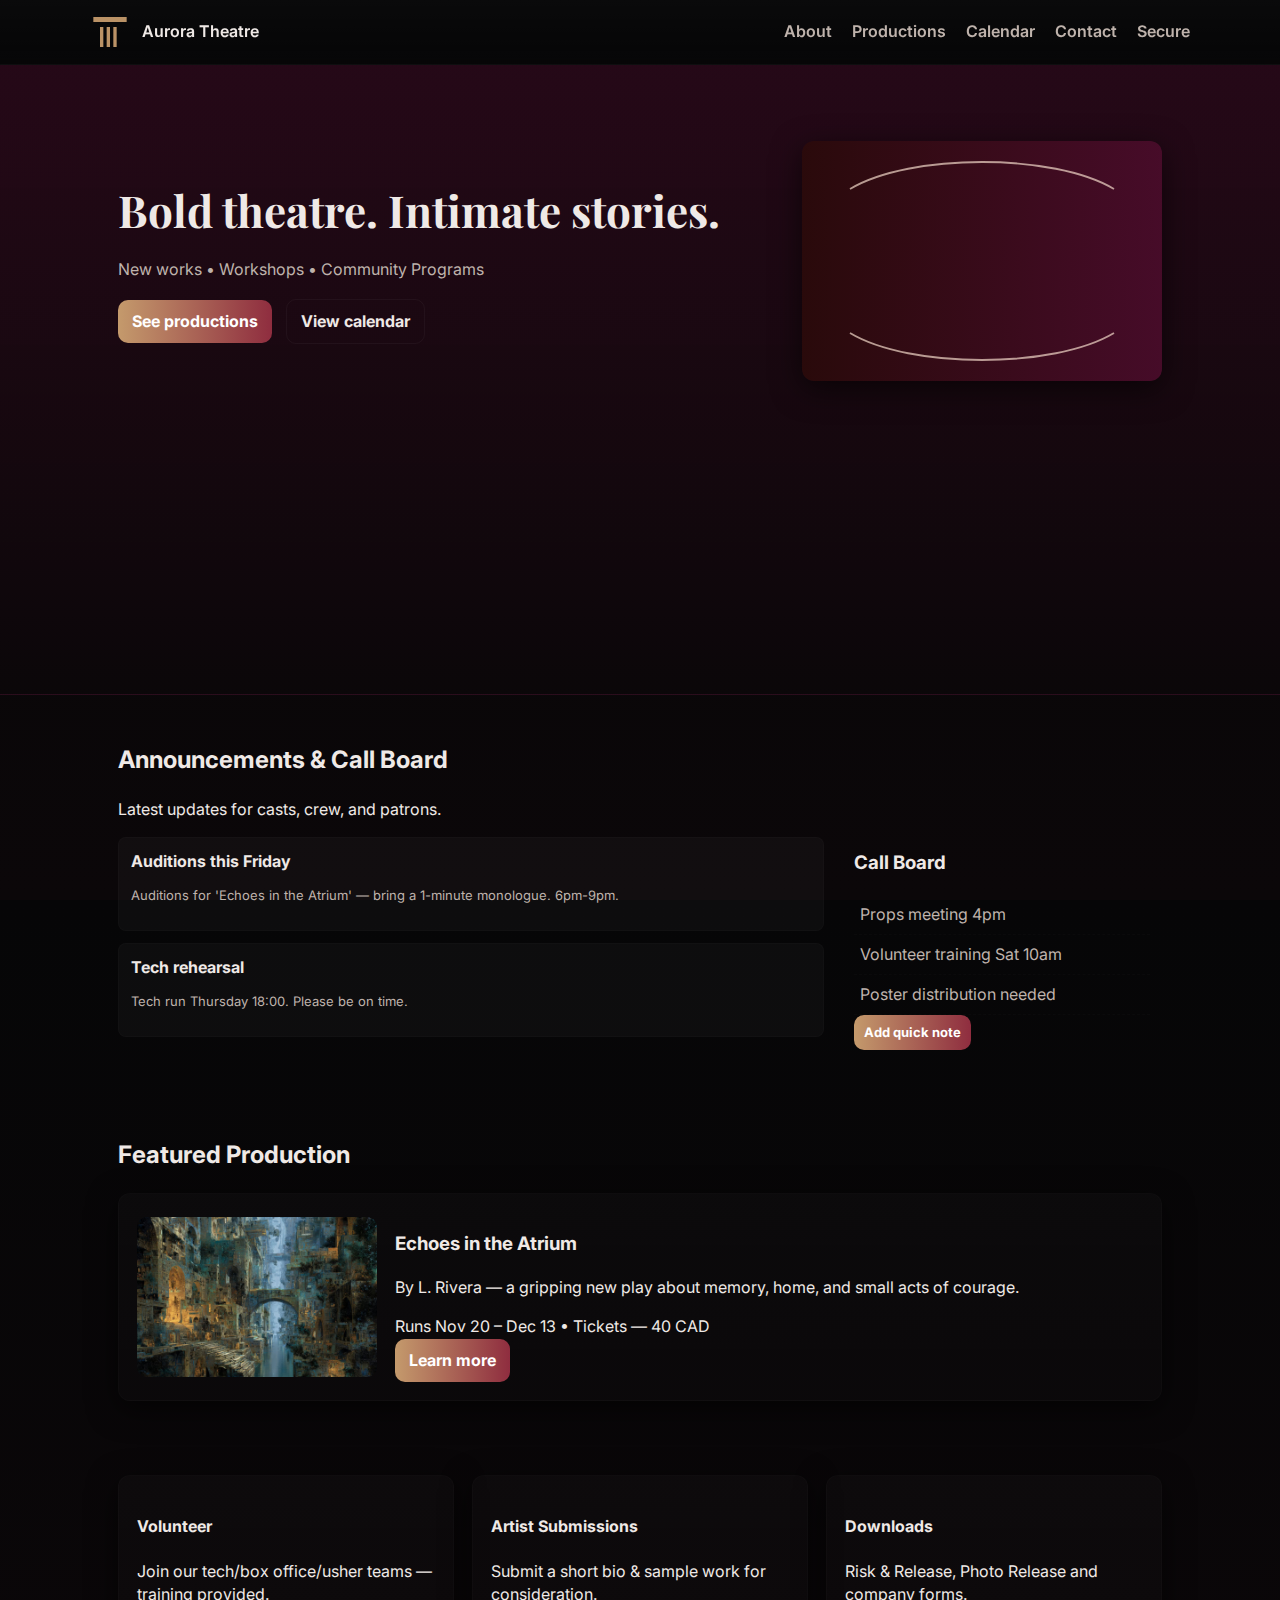
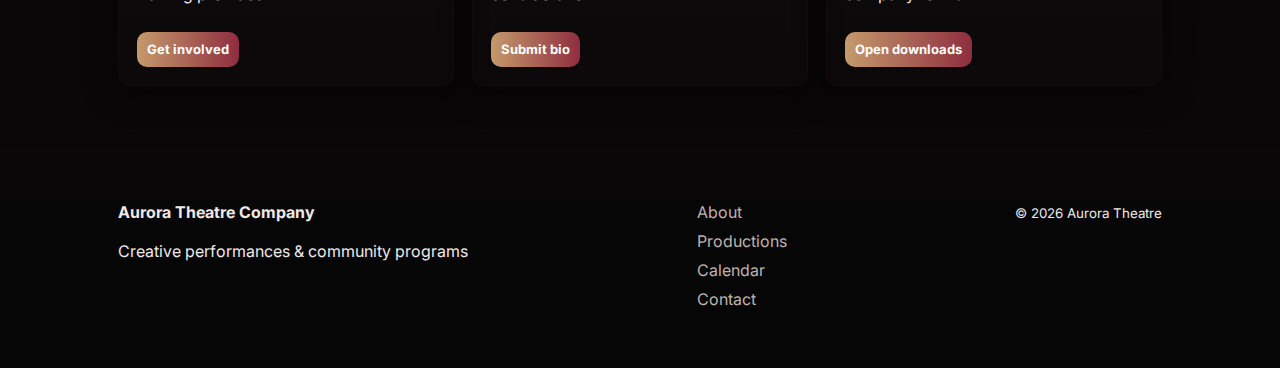
<file: index.html>
<!doctype html>
<html lang="en">
<head>
  <meta charset="utf-8" />
  <meta name="viewport" content="width=device-width,initial-scale=1" />
  <title>Aurora Theatre Company</title>
  <link rel="stylesheet" href="css/styles.css">
  <link rel="preconnect" href="https://fonts.gstatic.com" crossorigin>
  <link href="https://fonts.googleapis.com/css2?family=Playfair+Display:wght@400;700&family=Inter:wght@300;400;600&display=swap" rel="stylesheet">
</head>
<body class="dark">
  <header class="site-header">
    <div class="container header-inner">
      <a href="index.html" class="logo">
        <svg width="40" height="40" viewBox="0 0 24 24" aria-hidden="true"><path fill="currentColor" d="M2 3h20v3H2zM6 9h2v12H6zM10 9h2v12h-2zM14 9h2v12h-2z"/></svg>
        <span>Aurora Theatre</span>
      </a>

      <nav class="main-nav" aria-label="Main">
        <a href="about.html">About</a>
        <a href="productions.html">Productions</a>
        <a href="calendar.html">Calendar</a>
        <a href="contact.html">Contact</a>
        <a href="secure.html" class="secondary">Secure</a>
      </nav>

      <button id="nav-toggle" aria-label="Toggle navigation">☰</button>
    </div>
  </header>

  <main>
    <section class="hero">
      <div class="container hero-inner">
        <div class="hero-text">
          <h1>Bold theatre. Intimate stories.</h1>
          <p class="tagline">New works • Workshops • Community Programs</p>
          <div class="hero-cta">
            <a class="btn primary" href="productions.html">See productions</a>
            <a class="btn ghost" href="calendar.html">View calendar</a>
          </div>
        </div>

        <div class="hero-art">
          <!-- decorative SVG / placeholder image -->
          <svg viewBox="0 0 600 400" class="hero-graphic" role="img" aria-label="Abstract stage shape">
            <defs>
              <linearGradient id="g" x1="0" x2="1">
                <stop offset="0" stop-color="#2b0a0a" stop-opacity="0.9"/>
                <stop offset="1" stop-color="#4b0c2b" stop-opacity="0.9"/>
              </linearGradient>
            </defs>
            <rect rx="18" width="100%" height="100%" fill="url(#g)"/>
            <g fill="none" stroke="#f2d8c9" stroke-width="3" opacity="0.7">
              <path d="M80 80 C180 20, 420 20, 520 80"/>
              <path d="M80 320 C180 380, 420 380, 520 320"/>
            </g>
          </svg>
        </div>
      </div>
    </section>

    <section class="container announcements">
      <div class="section-head">
        <h2>Announcements & Call Board</h2>
        <p>Latest updates for casts, crew, and patrons.</p>
      </div>

      <div class="announcements-grid">
        <div class="announcements-list" id="announcements">
          <!-- JS will populate announcements -->
        </div>

        <aside class="callboard">
          <h3>Call Board</h3>
          <ul id="callboard-list">
            <!-- JS populates callboard -->
          </ul>
          <a class="btn small" id="new-ann-btn">Add quick note</a>
        </aside>
      </div>
    </section>

    <section class="container highlights">
      <h2>Featured Production</h2>
      <div class="card featured">
        <div class="card-media">
          <div class="poster-placeholder" >
          </div>
        </div>
        <div class="card-body">
          <h3>Echoes in the Atrium</h3>
          <p>By L. Rivera — a gripping new play about memory, home, and small acts of courage.</p>
          <div class="meta-row">
            <span>Runs Nov 20 – Dec 13</span>
            <span class="dot">•</span>
            <span>Tickets &mdash; 40 CAD</span>
          </div>
          <a href="productions.html" class="btn primary">Learn more</a>
        </div>
      </div>
    </section>

    <section class="container small-grid">
      <div class="card">
        <h4>Volunteer</h4>
        <p>Join our tech/box office/usher teams — training provided.</p>
        <a href="contact.html" class="btn small">Get involved</a>
      </div>

      <div class="card">
        <h4>Artist Submissions</h4>
        <p>Submit a short bio & sample work for consideration.</p>
        <a href="contact.html#bio-form" class="btn small">Submit bio</a>
      </div>

      <div class="card">
        <h4>Downloads</h4>
        <p>Risk & Release, Photo Release and company forms.</p>
        <a href="contact.html#downloads" class="btn small">Open downloads</a>
      </div>
    </section>
  </main>

  <footer class="site-footer">
    <div class="container footer-inner">
      <div class="col">
        <strong>Aurora Theatre Company</strong>
        <p>Creative performances & community programs</p>
      </div>
      <div class="col">
        <nav>
          <a href="about.html">About</a>
          <a href="productions.html">Productions</a>
          <a href="calendar.html">Calendar</a>
          <a href="contact.html">Contact</a>
        </nav>
      </div>
      <div class="col">
        <small>© <span id="year"></span> Aurora Theatre</small>
      </div>
    </div>
  </footer>

  <div id="toast" class="toast" role="status" aria-live="polite" hidden></div>

  <script src="js/script.js"></script>
</body>
</html>
</file>
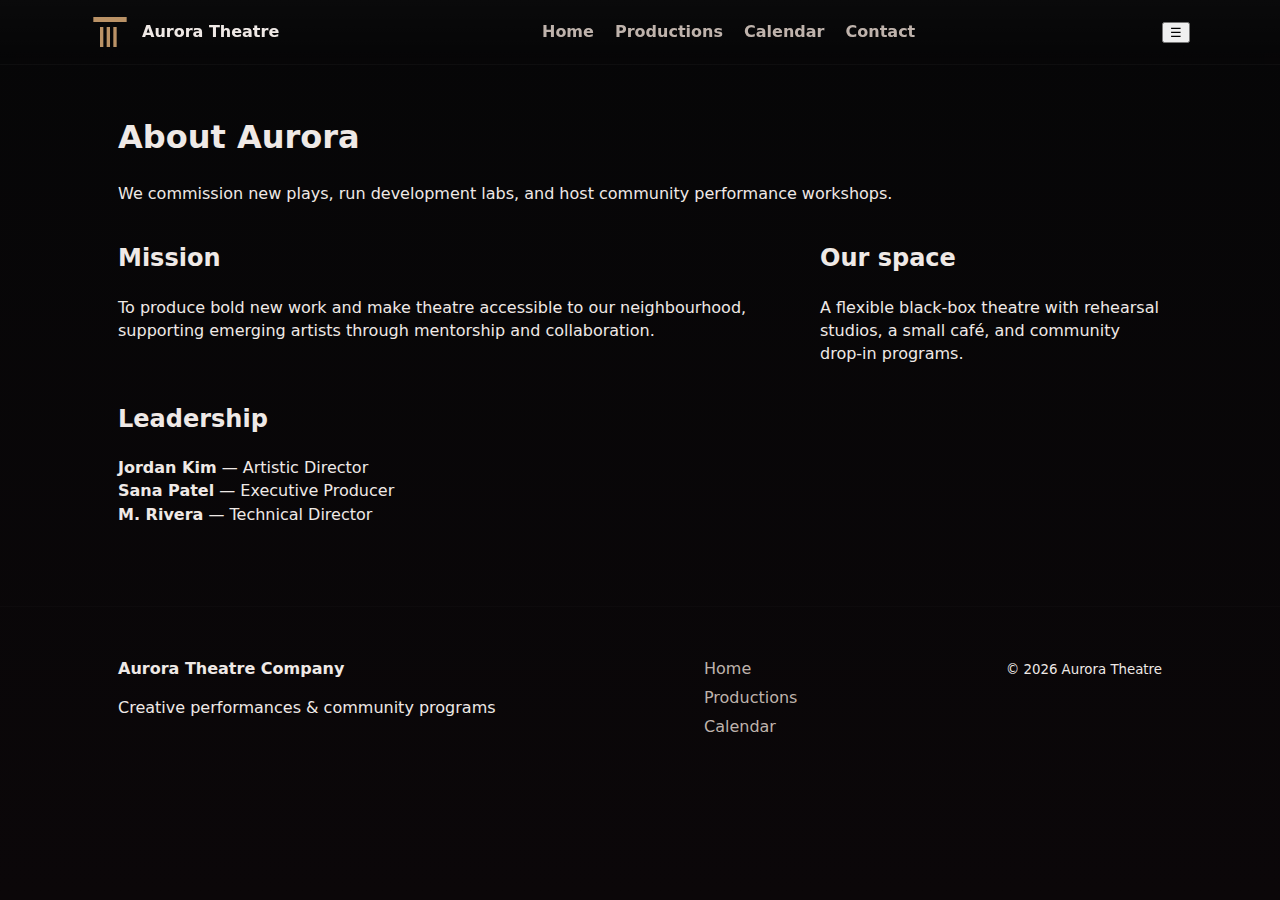
<file: about.html>
<!doctype html>
<html lang="en">
<head>
  <meta charset="utf-8" />
  <meta name="viewport" content="width=device-width,initial-scale=1" />
  <title>About — Aurora Theatre Company</title>
  <link rel="stylesheet" href="css/styles.css">
</head>
<body class="dark">
  <header class="site-header">
    <div class="container header-inner">
      <a href="index.html" class="logo">
        <svg width="40" height="40" viewBox="0 0 24 24" aria-hidden="true"><path fill="currentColor" d="M2 3h20v3H2zM6 9h2v12H6zM10 9h2v12h-2zM14 9h2v12h-2z"/></svg>
        <span>Aurora Theatre</span>
      </a>
      <nav class="main-nav" aria-label="Main">
        <a href="index.html">Home</a>
        <a href="productions.html">Productions</a>
        <a href="calendar.html">Calendar</a>
        <a href="contact.html">Contact</a>
      </nav>
      <button id="nav-toggle-2" aria-label="Toggle navigation">☰</button>
    </div>
  </header>

  <main class="container">
    <section class="section-head">
      <h1>About Aurora</h1>
      <p>We commission new plays, run development labs, and host community performance workshops.</p>
    </section>

    <section class="two-col">
      <div>
        <h2>Mission</h2>
        <p>To produce bold new work and make theatre accessible to our neighbourhood, supporting emerging artists through mentorship and collaboration.</p>
      </div>
      <div>
        <h2>Our space</h2>
        <p>A flexible black-box theatre with rehearsal studios, a small café, and community drop-in programs.</p>
      </div>
    </section>

    <section>
      <h2>Leadership</h2>
      <ul class="people-list">
        <li><strong>Jordan Kim</strong> — Artistic Director</li>
        <li><strong>Sana Patel</strong> — Executive Producer</li>
        <li><strong>M. Rivera</strong> — Technical Director</li>
      </ul>
    </section>
  </main>

  <footer class="site-footer">
    <div class="container footer-inner">
      <div class="col">
        <strong>Aurora Theatre Company</strong>
        <p>Creative performances & community programs</p>
      </div>
      <div class="col">
        <nav>
          <a href="index.html">Home</a>
          <a href="productions.html">Productions</a>
          <a href="calendar.html">Calendar</a>
        </nav>
      </div>
      <div class="col">
        <small>© <span id="year-2"></span> Aurora Theatre</small>
      </div>
    </div>
  </footer>

  <script src="js/script.js"></script>
</body>
</html>
</file>
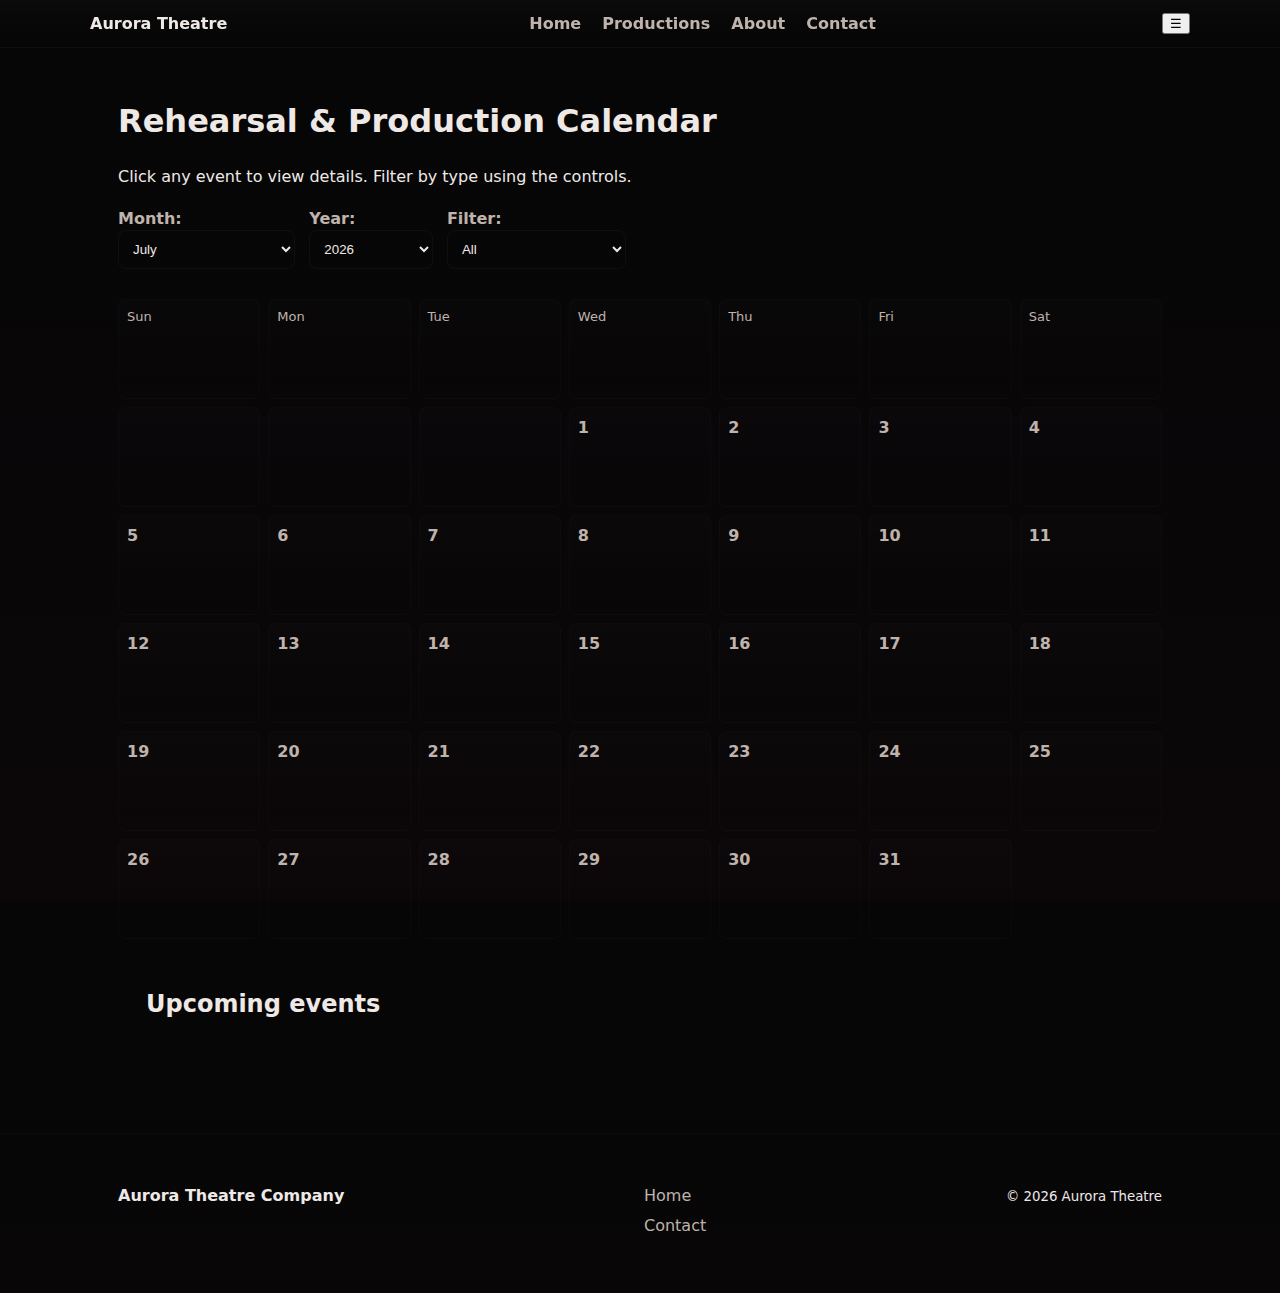
<file: calendar.html>
<!doctype html>
<html lang="en">
<head>
  <meta charset="utf-8" />
  <meta name="viewport" content="width=device-width,initial-scale=1" />
  <title>Calendar — Aurora Theatre</title>
  <link rel="stylesheet" href="css/styles.css">
</head>
<body class="dark">
  <header class="site-header">
    <div class="container header-inner">
      <a href="index.html" class="logo">Aurora Theatre</a>
      <nav class="main-nav" aria-label="Main">
        <a href="index.html">Home</a>
        <a href="productions.html">Productions</a>
        <a href="about.html">About</a>
        <a href="contact.html">Contact</a>
      </nav>
      <button id="nav-toggle-4" aria-label="Toggle navigation">☰</button>
    </div>
  </header>

  <main class="container">
    <section class="section-head">
      <h1>Rehearsal & Production Calendar</h1>
      <p>Click any event to view details. Filter by type using the controls.</p>
    </section>

    <section class="calendar-controls">
      <label>
        Month:
        <select id="month-select"></select>
      </label>
      <label>
        Year:
        <select id="year-select"></select>
      </label>
      <label>
        Filter:
        <select id="event-filter">
          <option value="all">All</option>
          <option value="rehearsal">Rehearsal</option>
          <option value="performance">Performance</option>
          <option value="tech">Tech</option>
        </select>
      </label>
    </section>

    <section id="calendar" class="calendar-grid" aria-live="polite">
      <!-- Calendar grid generated by JS -->
    </section>

    <section class="events-list container">
      <h2>Upcoming events</h2>
      <ul id="upcoming-events"></ul>
    </section>
  </main>

  <footer class="site-footer">
    <div class="container footer-inner">
      <div class="col">
        <strong>Aurora Theatre Company</strong>
      </div>
      <div class="col">
        <nav>
          <a href="index.html">Home</a>
          <a href="contact.html">Contact</a>
        </nav>
      </div>
      <div class="col">
        <small>© <span id="year-4"></span> Aurora Theatre</small>
      </div>
    </div>
  </footer>

  <script src="js/script.js"></script>
</body>
</html>
</file>
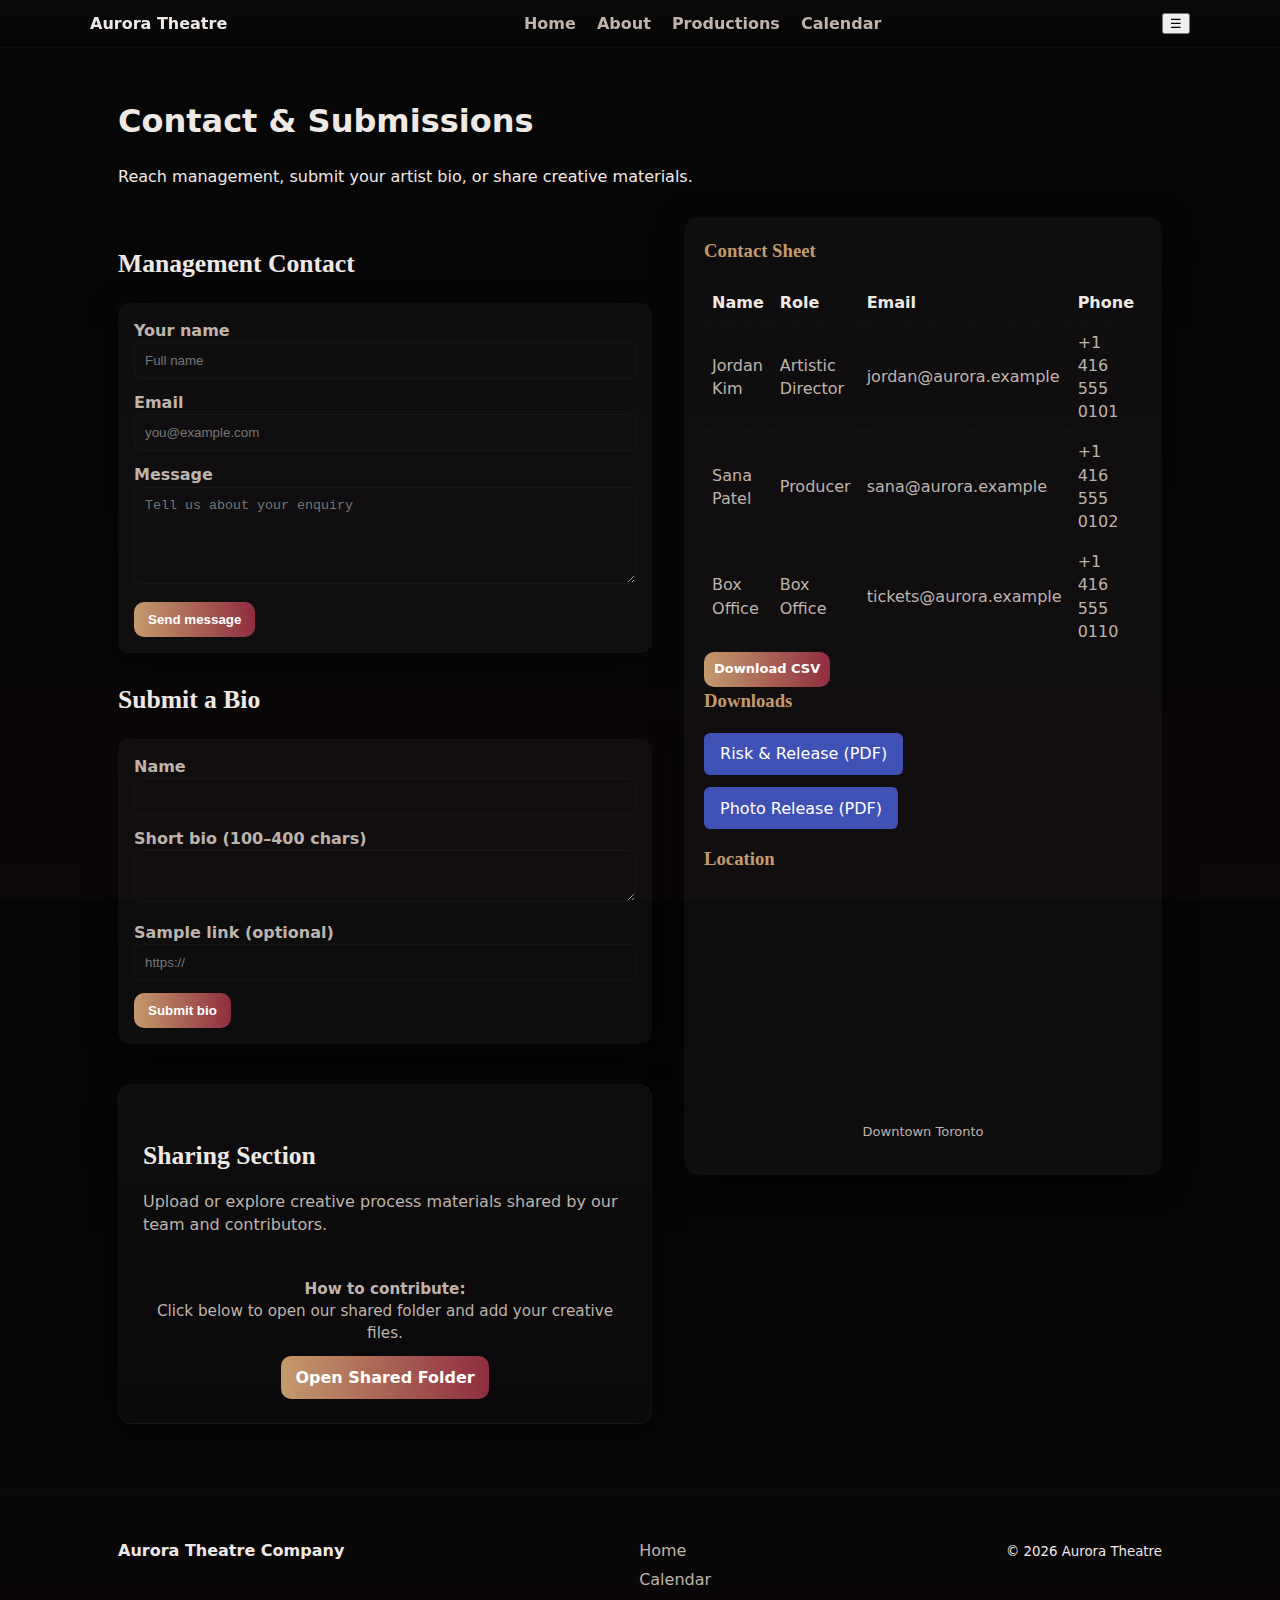
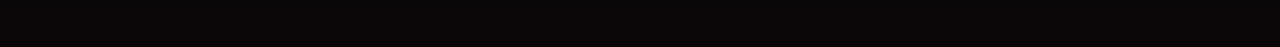
<file: contact.html>
<!doctype html>
<html lang="en">
<head>
  <meta charset="utf-8" />
  <meta name="viewport" content="width=device-width,initial-scale=1" />
  <title>Contact — Aurora Theatre</title>
  <link rel="stylesheet" href="css/styles.css">
</head>

<body class="dark">
  <header class="site-header">
    <div class="container header-inner">
      <a href="index.html" class="logo">Aurora Theatre</a>
      <nav class="main-nav" aria-label="Main">
        <a href="index.html">Home</a>
        <a href="about.html">About</a>
        <a href="productions.html">Productions</a>
        <a href="calendar.html">Calendar</a>
      </nav>
      <button id="nav-toggle-5" aria-label="Toggle navigation">☰</button>
    </div>
  </header>

  <main class="container contact-page">
    <section class="section-head">
      <h1>Contact & Submissions</h1>
      <p>Reach management, submit your artist bio, or share creative materials.</p>
    </section>

    <div class="contact-layout">
      <!-- LEFT COLUMN -->
      <div class="contact-left">
        <!-- Contact form -->
        <h2>Management Contact</h2>
        <form id="contact-form" class="form-card" aria-label="Contact form">
          <label>
            Your name
            <input required name="name" id="contact-name" type="text" placeholder="Full name">
          </label>
          <label>
            Email
            <input required name="email" id="contact-email" type="email" placeholder="you@example.com">
          </label>
          <label>
            Message
            <textarea required name="message" id="contact-message" rows="5" placeholder="Tell us about your enquiry"></textarea>
          </label>
          <button class="btn primary" type="submit">Send message</button>
        </form>

        <!-- Bio submission -->
        <h2 id="bio-form">Submit a Bio</h2>
        <form id="bio-form-el" class="form-card">
          <label>
            Name
            <input required id="bio-name" name="name" type="text">
          </label>
          <label>
            Short bio (100–400 chars)
            <textarea required id="bio-text" name="bio" maxlength="400"></textarea>
          </label>
          <label>
            Sample link (optional)
            <input id="bio-link" name="link" type="url" placeholder="https://">
          </label>
          <button class="btn primary" type="submit">Submit bio</button>
        </form>

        <!-- Sharing Section -->
        <section class="sharing-section">
          <h2 class="section-title">Sharing Section</h2>
          <p class="section-desc">
            Upload or explore creative process materials shared by our team and contributors.
          </p>

          <div class="share-actions">
            <p>
              <strong>How to contribute:</strong><br>
              Click below to open our shared folder and add your creative files.
            </p>
            <a 
              href="https://drive.google.com/drive/folders/1nsu7Gb13zl8UvCOGNFdopALZiiqGaTf8"
              target="_blank"
              class="btn primary">
              Open Shared Folder
            </a>
          </div>
        </section>
      </div>

      <!-- RIGHT COLUMN -->
      <aside class="contact-right">
        <h3>Contact Sheet</h3>
        <table class="contact-sheet" id="contact-sheet" aria-label="Contact sheet">
          <thead>
            <tr><th>Name</th><th>Role</th><th>Email</th><th>Phone</th></tr>
          </thead>
          <tbody>
            <tr><td>Jordan Kim</td><td>Artistic Director</td><td>jordan@aurora.example</td><td>+1 416 555 0101</td></tr>
            <tr><td>Sana Patel</td><td>Producer</td><td>sana@aurora.example</td><td>+1 416 555 0102</td></tr>
            <tr><td>Box Office</td><td>Box Office</td><td>tickets@aurora.example</td><td>+1 416 555 0110</td></tr>
          </tbody>
        </table>
        <a id="download-contacts" class="btn small">Download CSV</a>

        <h3 id="downloads">Downloads</h3>
        <ul class="downloads-list">
          <li><a href="downloads/risk_release.pdf" download>Risk & Release (PDF)</a></li>
          <li><a href="downloads/photo_release.pdf" download>Photo Release (PDF)</a></li>
        </ul>

        <h3>Location</h3>
        <div class="map-embed">
          <iframe
            title="Theatre location"
            src="https://www.openstreetmap.org/export/embed.html?bbox=-79.387%2C43.648%2C-79.377%2C43.658&amp;layer=mapnik&amp;marker=43.653%2C-79.381"
            style="border:0;width:100%;height:220px;border-radius:var(--radius);">
          </iframe>
          <p class="muted" style="text-align:center;margin-top:6px;">Downtown Toronto</p>
        </div>
      </aside>
    </div>
  </main>

  <footer class="site-footer">
    <div class="container footer-inner">
      <div class="col"><strong>Aurora Theatre Company</strong></div>
      <div class="col">
        <nav>
          <a href="index.html">Home</a>
          <a href="calendar.html">Calendar</a>
        </nav>
      </div>
      <div class="col">
        <small>© <span id="year-5"></span> Aurora Theatre</small>
      </div>
    </div>
  </footer>

  <script src="js/script.js"></script>
</body>
</html>
</file>
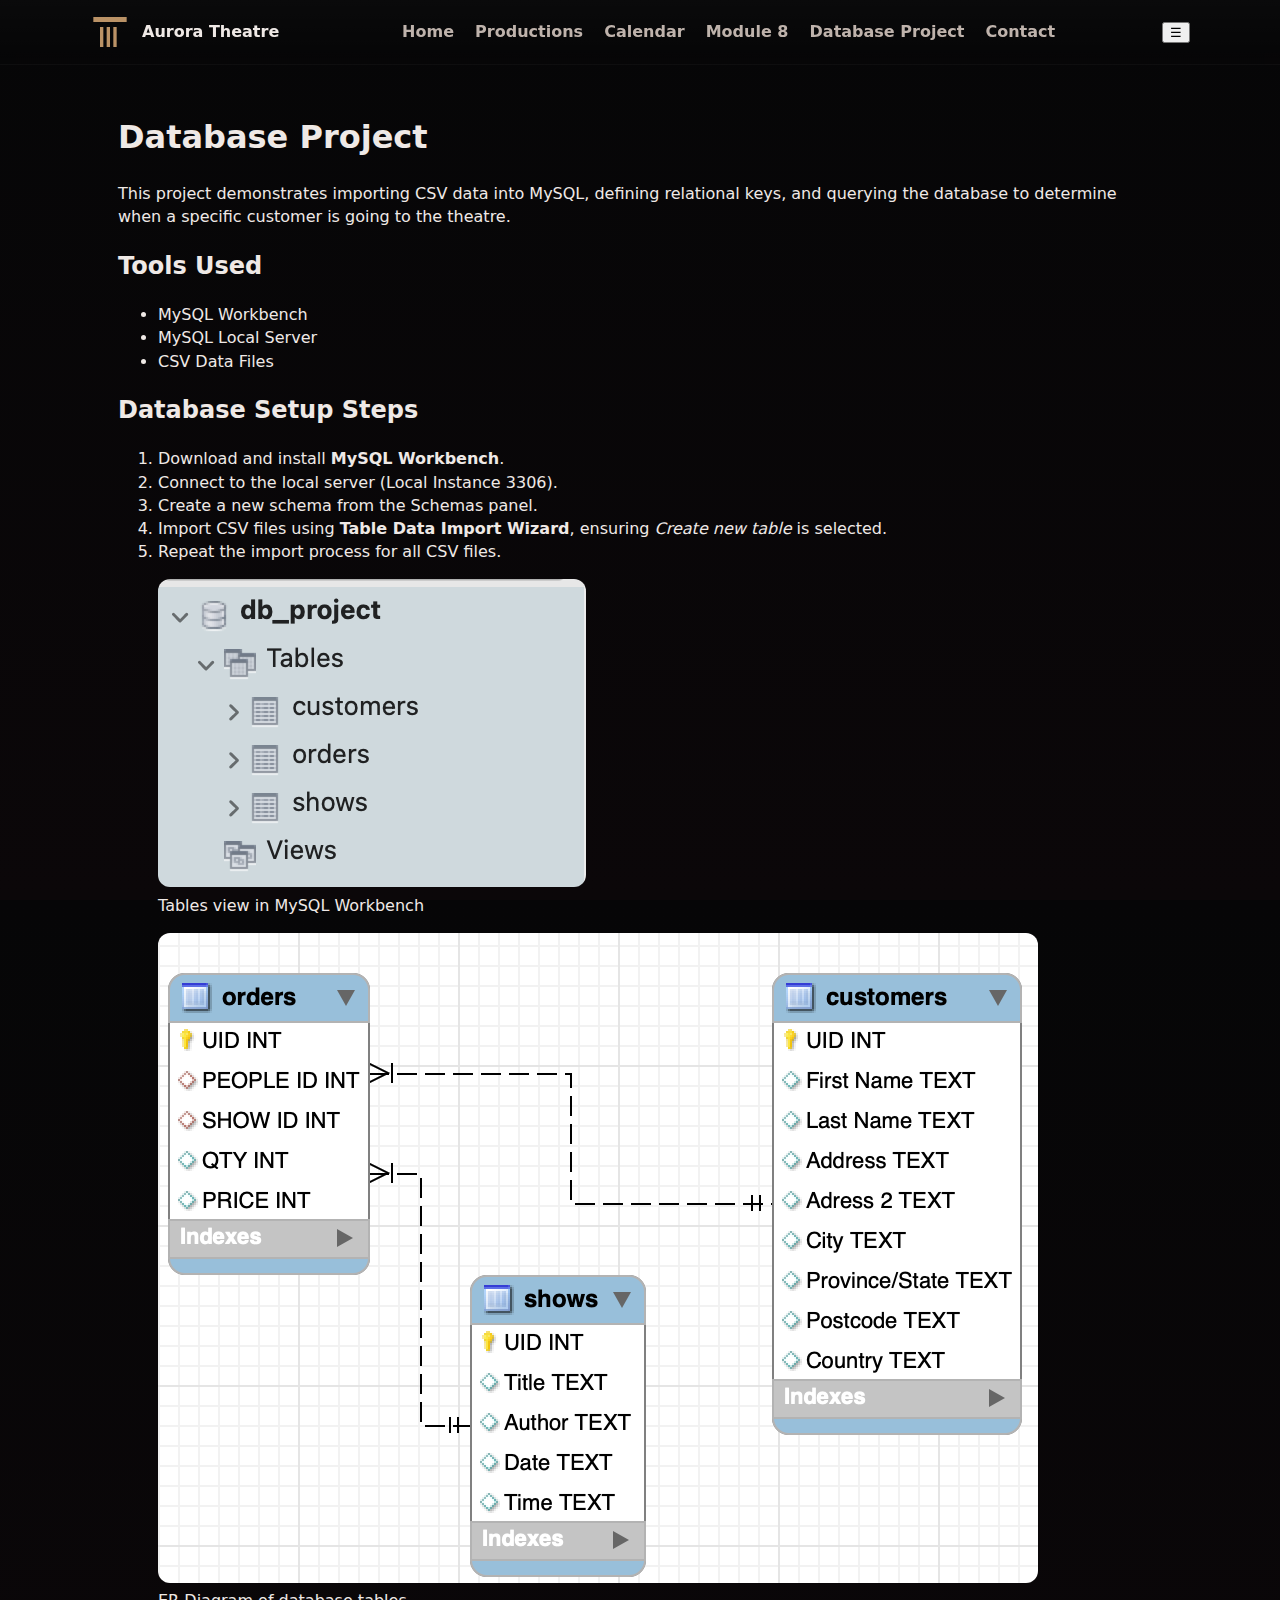
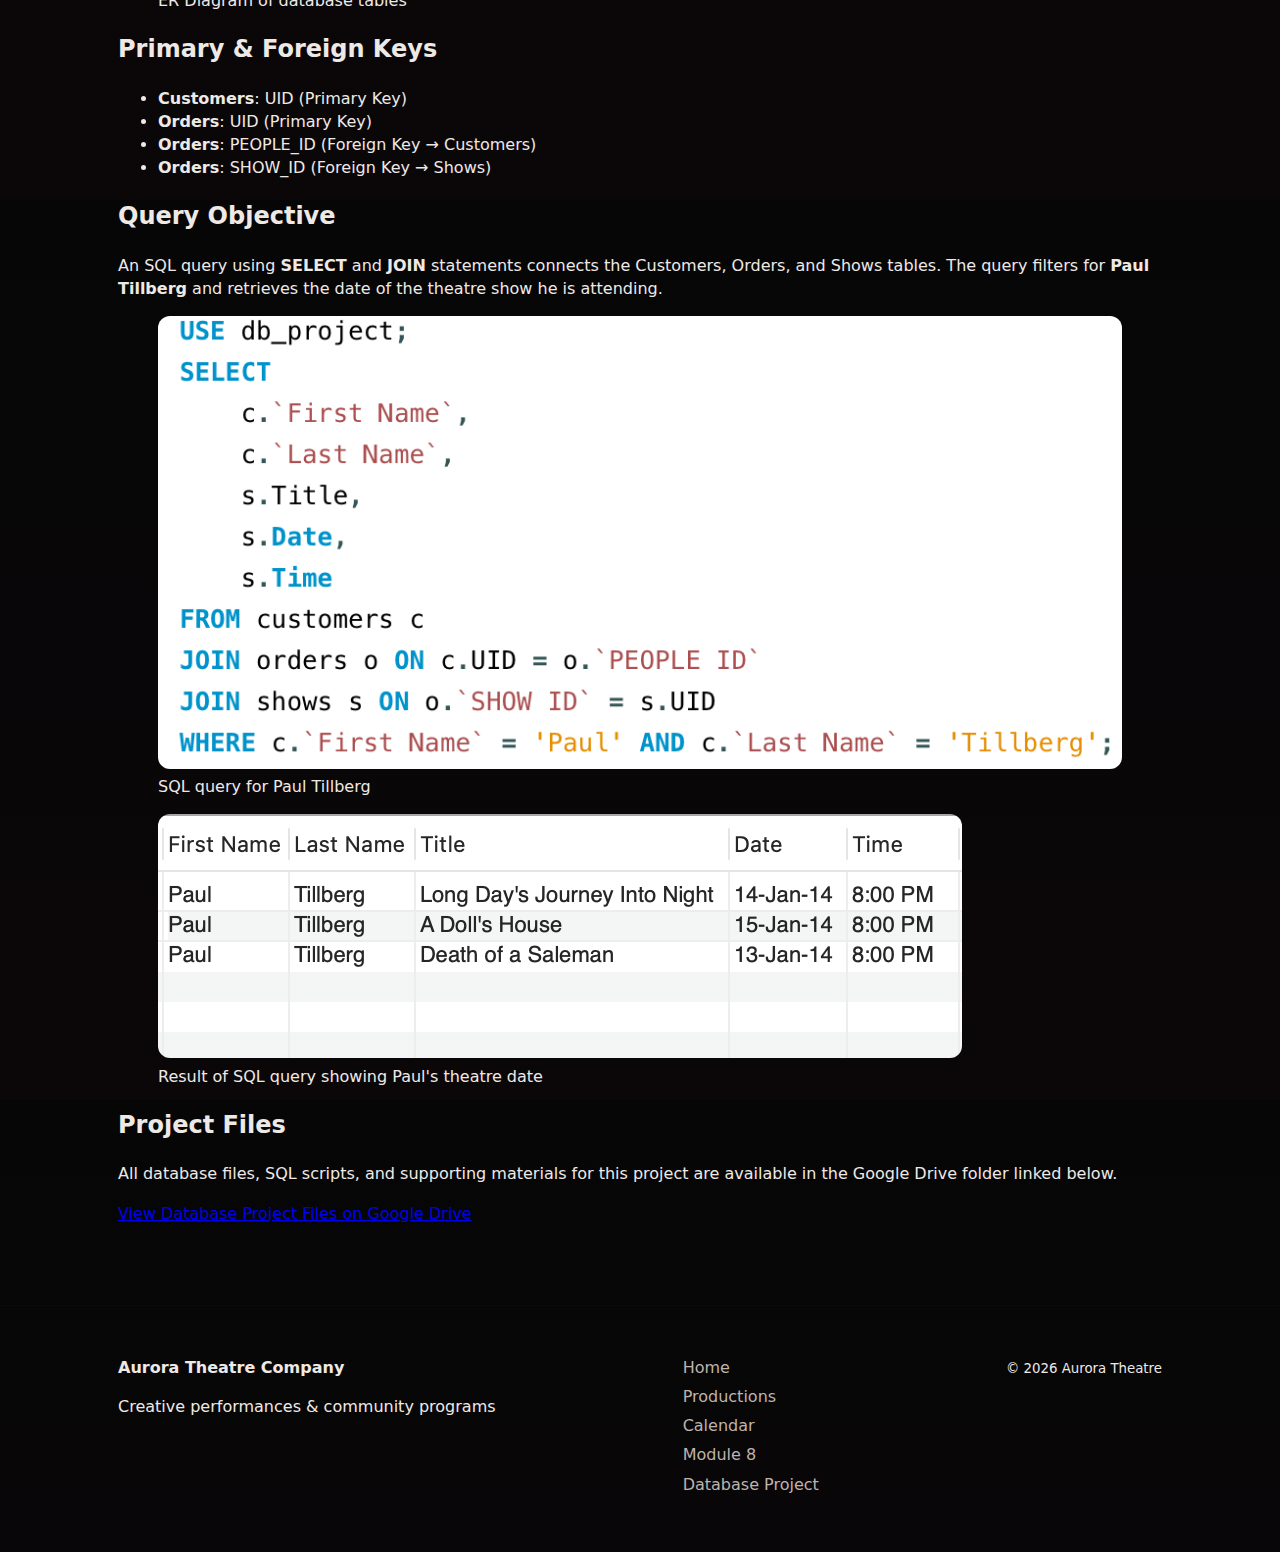
<file: dbProject.html>
<!doctype html>
<html lang="en">
<head>
  <meta charset="utf-8" />
  <meta name="viewport" content="width=device-width,initial-scale=1" />
  <title>Database Project — Aurora Theatre</title>
  <link rel="stylesheet" href="css/styles.css">
</head>

<body class="dark">
  <header class="site-header">
    <div class="container header-inner">
      <a href="index.html" class="logo">
        <svg width="40" height="40" viewBox="0 0 24 24" aria-hidden="true">
          <path fill="currentColor" d="M2 3h20v3H2zM6 9h2v12H6zM10 9h2v12h-2zM14 9h2v12h-2z"/>
        </svg>
        <span>Aurora Theatre</span>
      </a>

      <nav class="main-nav" aria-label="Main">
        <a href="index.html">Home</a>
        <a href="productions.html">Productions</a>
        <a href="calendar.html">Calendar</a>
        <a href="module8.html">Module 8</a>
        <a href="database-project.html" aria-current="page">Database Project</a>
        <a href="contact.html">Contact</a>
      </nav>

      <button id="nav-toggle-2" aria-label="Toggle navigation">☰</button>
    </div>
  </header>

  <main class="container">
    <section class="section-head">
      <h1>Database Project</h1>
      <p>
        This project demonstrates importing CSV data into MySQL, defining relational
        keys, and querying the database to determine when a specific customer is going
        to the theatre.
      </p>
    </section>

    <section>
      <h2>Tools Used</h2>
      <ul>
        <li>MySQL Workbench</li>
        <li>MySQL Local Server</li>
        <li>CSV Data Files</li>
      </ul>
    </section>

    <section>
      <h2>Database Setup Steps</h2>
      <ol>
        <li>Download and install <strong>MySQL Workbench</strong>.</li>
        <li>Connect to the local server (Local Instance 3306).</li>
        <li>Create a new schema from the Schemas panel.</li>
        <li>
          Import CSV files using <strong>Table Data Import Wizard</strong>, ensuring
          <em>Create new table</em> is selected.
        </li>
        <li>Repeat the import process for all CSV files.</li>
      </ol>
    </section>

    <figure>
      <img
        src="images/Tables.png"
        alt="MySQL Workbench showing customers, orders, and shows tables"
        style="max-width: 100%; height: auto; border-radius: 12px;"
      />
      <figcaption>Tables view in MySQL Workbench</figcaption>
    </figure>

    <figure>
      <img
        src="images/erdiagram.png"
        alt="MySQL Workbench showing customers, orders, and shows tables"
        style="max-width: 100%; height: auto; border-radius: 12px;"
      />
      <figcaption>ER Diagram of database tables</figcaption>
    </figure>

    <section>
      <h2>Primary & Foreign Keys</h2>
      <ul>
        <li><strong>Customers</strong>: UID (Primary Key)</li>
        <li><strong>Orders</strong>: UID (Primary Key)</li>
        <li><strong>Orders</strong>: PEOPLE_ID (Foreign Key → Customers)</li>
        <li><strong>Orders</strong>: SHOW_ID (Foreign Key → Shows)</li>
      </ul>
    </section>

    <section>
      <h2>Query Objective</h2>
      <p>
        An SQL query using <strong>SELECT</strong> and <strong>JOIN</strong> statements
        connects the Customers, Orders, and Shows tables.  
        The query filters for <strong>Paul Tillberg</strong> and retrieves the date of
        the theatre show he is attending.
      </p>

      <figure>
        <img
          src="images/Query.png"
          alt="MySQL Workbench showing customers, orders, and shows tables"
          style="max-width: 100%; height: auto; border-radius: 12px;"
        />
        <figcaption>SQL query for Paul Tillberg</figcaption>
      </figure>

      <figure>
        <img
          src="images/queryresult.png"
          alt="MySQL Workbench showing customers, orders, and shows tables"
          style="max-width: 100%; height: auto; border-radius: 12px;"
        />
        <figcaption>Result of SQL query showing Paul's theatre date</figcaption>
      </figure>
    </section>

    <section>
      <h2>Project Files</h2>
      <p>
        All database files, SQL scripts, and supporting materials for this
        project are available in the Google Drive folder linked below.
      </p>

      <p>
        <a
          href="https://drive.google.com/drive/folders/1k_9vhNx7P0hiPK_sDrpbwJAEm-qD2J5q?dmr=1&ec=wgc-drive-globalnav-goto"
          target="_blank"
          rel="noopener"
        >
          View Database Project Files on Google Drive
        </a>
      </p>
    </section>
  </main>

  <footer class="site-footer">
    <div class="container footer-inner">
      <div class="col">
        <strong>Aurora Theatre Company</strong>
        <p>Creative performances & community programs</p>
      </div>

      <div class="col">
        <nav>
          <a href="index.html">Home</a>
          <a href="productions.html">Productions</a>
          <a href="calendar.html">Calendar</a>
          <a href="module8.html">Module 8</a>
          <a href="database-project.html">Database Project</a>
        </nav>
      </div>

      <div class="col">
        <small>© <span id="year-2"></span> Aurora Theatre</small>
      </div>
    </div>
  </footer>

  <script src="js/script.js"></script>
</body>
</html>
</file>
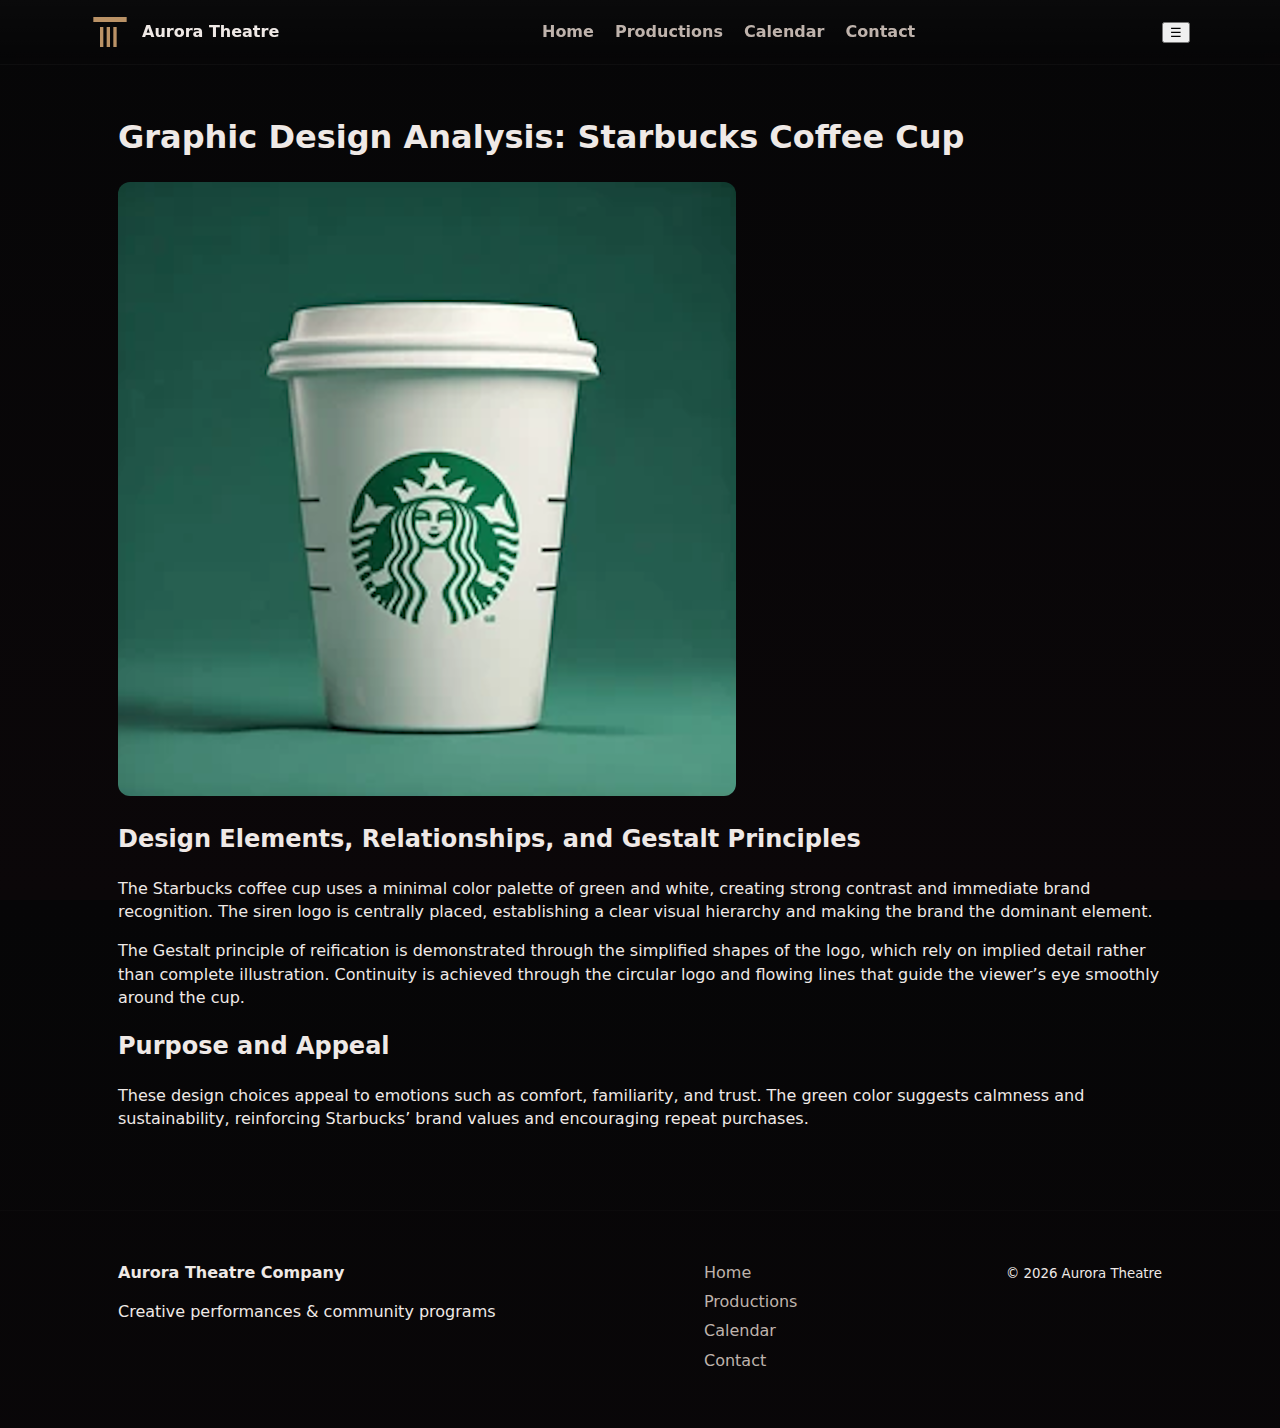
<file: module10.html>
<!doctype html>
<html lang="en">
<head>
  <meta charset="utf-8" />
  <meta name="viewport" content="width=device-width,initial-scale=1" />
  <title>Module 10 — Graphic Design Analysis</title>
  <link rel="stylesheet" href="css/styles.css">
</head>

<body class="dark">
  <header class="site-header">
    <div class="container header-inner">
      <a href="index.html" class="logo">
        <svg width="40" height="40" viewBox="0 0 24 24" aria-hidden="true">
          <path fill="currentColor" d="M2 3h20v3H2zM6 9h2v12H6zM10 9h2v12h-2zM14 9h2v12h-2z"/>
        </svg>
        <span>Aurora Theatre</span>
      </a>

      <nav class="main-nav" aria-label="Main">
        <a href="index.html">Home</a>
        <a href="productions.html">Productions</a>
        <a href="calendar.html">Calendar</a>
        <a href="contact.html">Contact</a>
      </nav>

      <button id="nav-toggle-2" aria-label="Toggle navigation">☰</button>
    </div>
  </header>

  <main class="container">
    <section class="section-head">
      <h1>Graphic Design Analysis: Starbucks Coffee Cup</h1>
    </section>

    <section>
      <p>
        <img
          src="images/starbucks-cup.jpg"
          alt="Starbucks coffee cup"
          style="max-width: 100%; height: auto; border-radius: 12px;"
        />
      </p>
    </section>

    <section>
      <h2>Design Elements, Relationships, and Gestalt Principles</h2>
      <p>
        The Starbucks coffee cup uses a minimal color palette of green and white,
        creating strong contrast and immediate brand recognition. The siren logo
        is centrally placed, establishing a clear visual hierarchy and making the
        brand the dominant element.
      </p>

      <p>
        The Gestalt principle of reification is demonstrated through the simplified
        shapes of the logo, which rely on implied detail rather than complete
        illustration. Continuity is achieved through the circular logo and flowing
        lines that guide the viewer’s eye smoothly around the cup.
      </p>
    </section>

    <section>
      <h2>Purpose and Appeal</h2>
      <p>
        These design choices appeal to emotions such as comfort, familiarity, and
        trust. The green color suggests calmness and sustainability, reinforcing
        Starbucks’ brand values and encouraging repeat purchases.
      </p>
    </section>
  </main>

  <footer class="site-footer">
    <div class="container footer-inner">
      <div class="col">
        <strong>Aurora Theatre Company</strong>
        <p>Creative performances & community programs</p>
      </div>

      <div class="col">
        <nav>
          <a href="index.html">Home</a>
          <a href="productions.html">Productions</a>
          <a href="calendar.html">Calendar</a>
          <a href="contact.html">Contact</a>
        </nav>
      </div>

      <div class="col">
        <small>© <span id="year-2"></span> Aurora Theatre</small>
      </div>
    </div>
  </footer>

  <script src="js/script.js"></script>
</body>
</html>
</file>
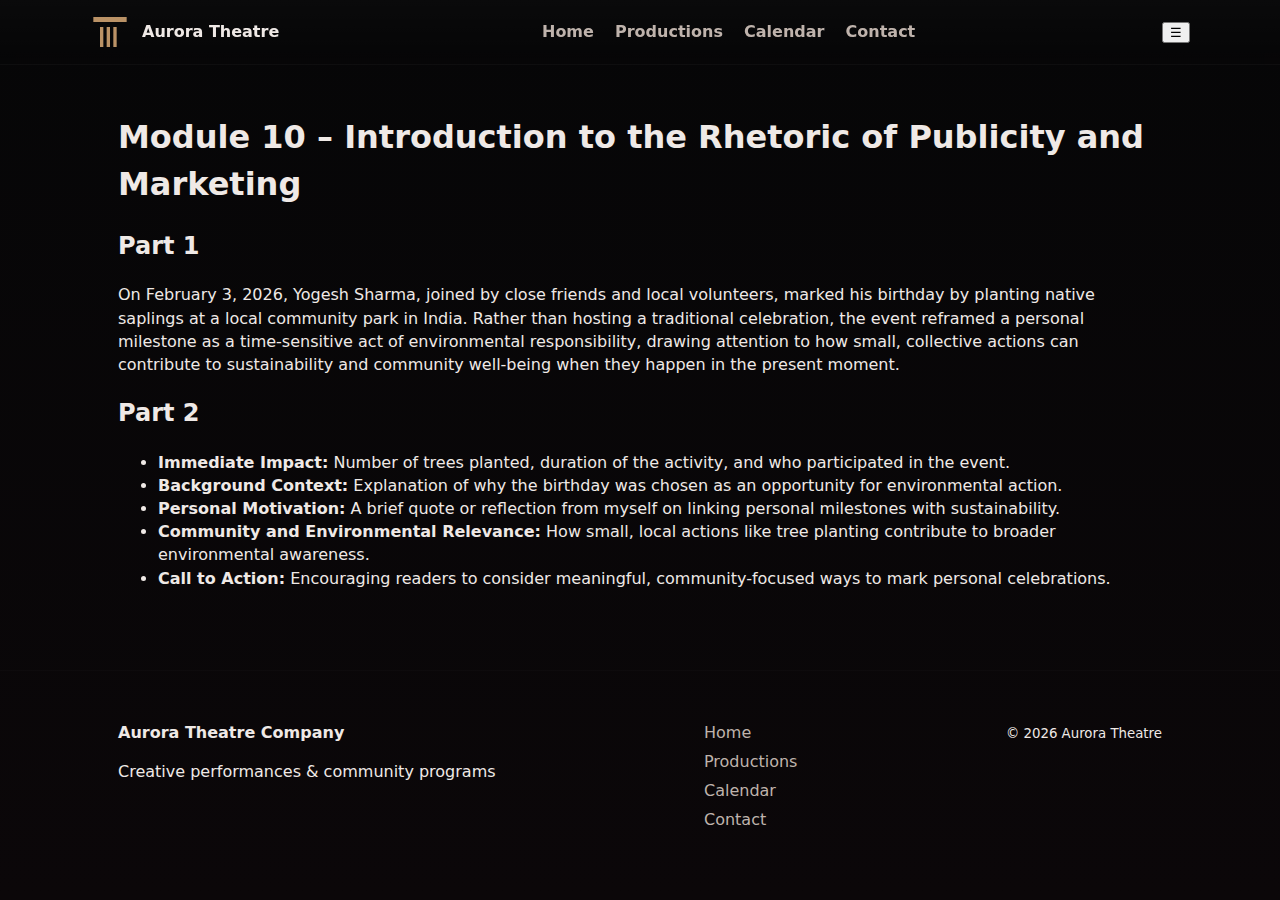
<file: module11.html>
<!doctype html>
<html lang="en">
<head>
  <meta charset="utf-8" />
  <meta name="viewport" content="width=device-width,initial-scale=1" />
  <title>Module 10 — Introduction to the Rhetoric of Publicity and Marketing</title>
  <link rel="stylesheet" href="css/styles.css">
</head>

<body class="dark">
  <header class="site-header">
    <div class="container header-inner">
      <a href="index.html" class="logo">
        <svg width="40" height="40" viewBox="0 0 24 24" aria-hidden="true">
          <path fill="currentColor" d="M2 3h20v3H2zM6 9h2v12H6zM10 9h2v12h-2zM14 9h2v12h-2z"/>
        </svg>
        <span>Aurora Theatre</span>
      </a>

      <nav class="main-nav" aria-label="Main">
        <a href="index.html">Home</a>
        <a href="productions.html">Productions</a>
        <a href="calendar.html">Calendar</a>
        <a href="contact.html">Contact</a>
      </nav>

      <button id="nav-toggle-2" aria-label="Toggle navigation">☰</button>
    </div>
  </header>

  <main class="container">
    <section class="section-head">
      <h1>Module 10 – Introduction to the Rhetoric of Publicity and Marketing</h1>
    </section>

    <section>
      <h2>Part 1</h2>
      <p>
        On February 3, 2026, Yogesh Sharma, joined by close friends and local volunteers, marked his birthday by planting native saplings at a local community park in India. Rather than hosting a traditional celebration, the event reframed a personal milestone as a time-sensitive act of environmental responsibility, drawing attention to how small, collective actions can contribute to sustainability and community well-being when they happen in the present moment.
      </p>
    </section>

    <section>
      <h2>Part 2</h2>
      <ul>
        <li><strong>Immediate Impact:</strong> Number of trees planted, duration of the activity, and who participated in the event.</li>
        <li><strong>Background Context:</strong> Explanation of why the birthday was chosen as an opportunity for environmental action.</li>
        <li><strong>Personal Motivation:</strong> A brief quote or reflection from myself on linking personal milestones with sustainability.</li>
        <li><strong>Community and Environmental Relevance:</strong> How small, local actions like tree planting contribute to broader environmental awareness.</li>
        <li><strong>Call to Action:</strong> Encouraging readers to consider meaningful, community-focused ways to mark personal celebrations.</li>
      </ul>
    </section>
  </main>

  <footer class="site-footer">
    <div class="container footer-inner">
      <div class="col">
        <strong>Aurora Theatre Company</strong>
        <p>Creative performances & community programs</p>
      </div>

      <div class="col">
        <nav>
          <a href="index.html">Home</a>
          <a href="productions.html">Productions</a>
          <a href="calendar.html">Calendar</a>
          <a href="contact.html">Contact</a>
        </nav>
      </div>

      <div class="col">
        <small>© <span id="year-2"></span> Aurora Theatre</small>
      </div>
    </div>
  </footer>

  <script src="js/script.js"></script>
</body>
</html>
</file>
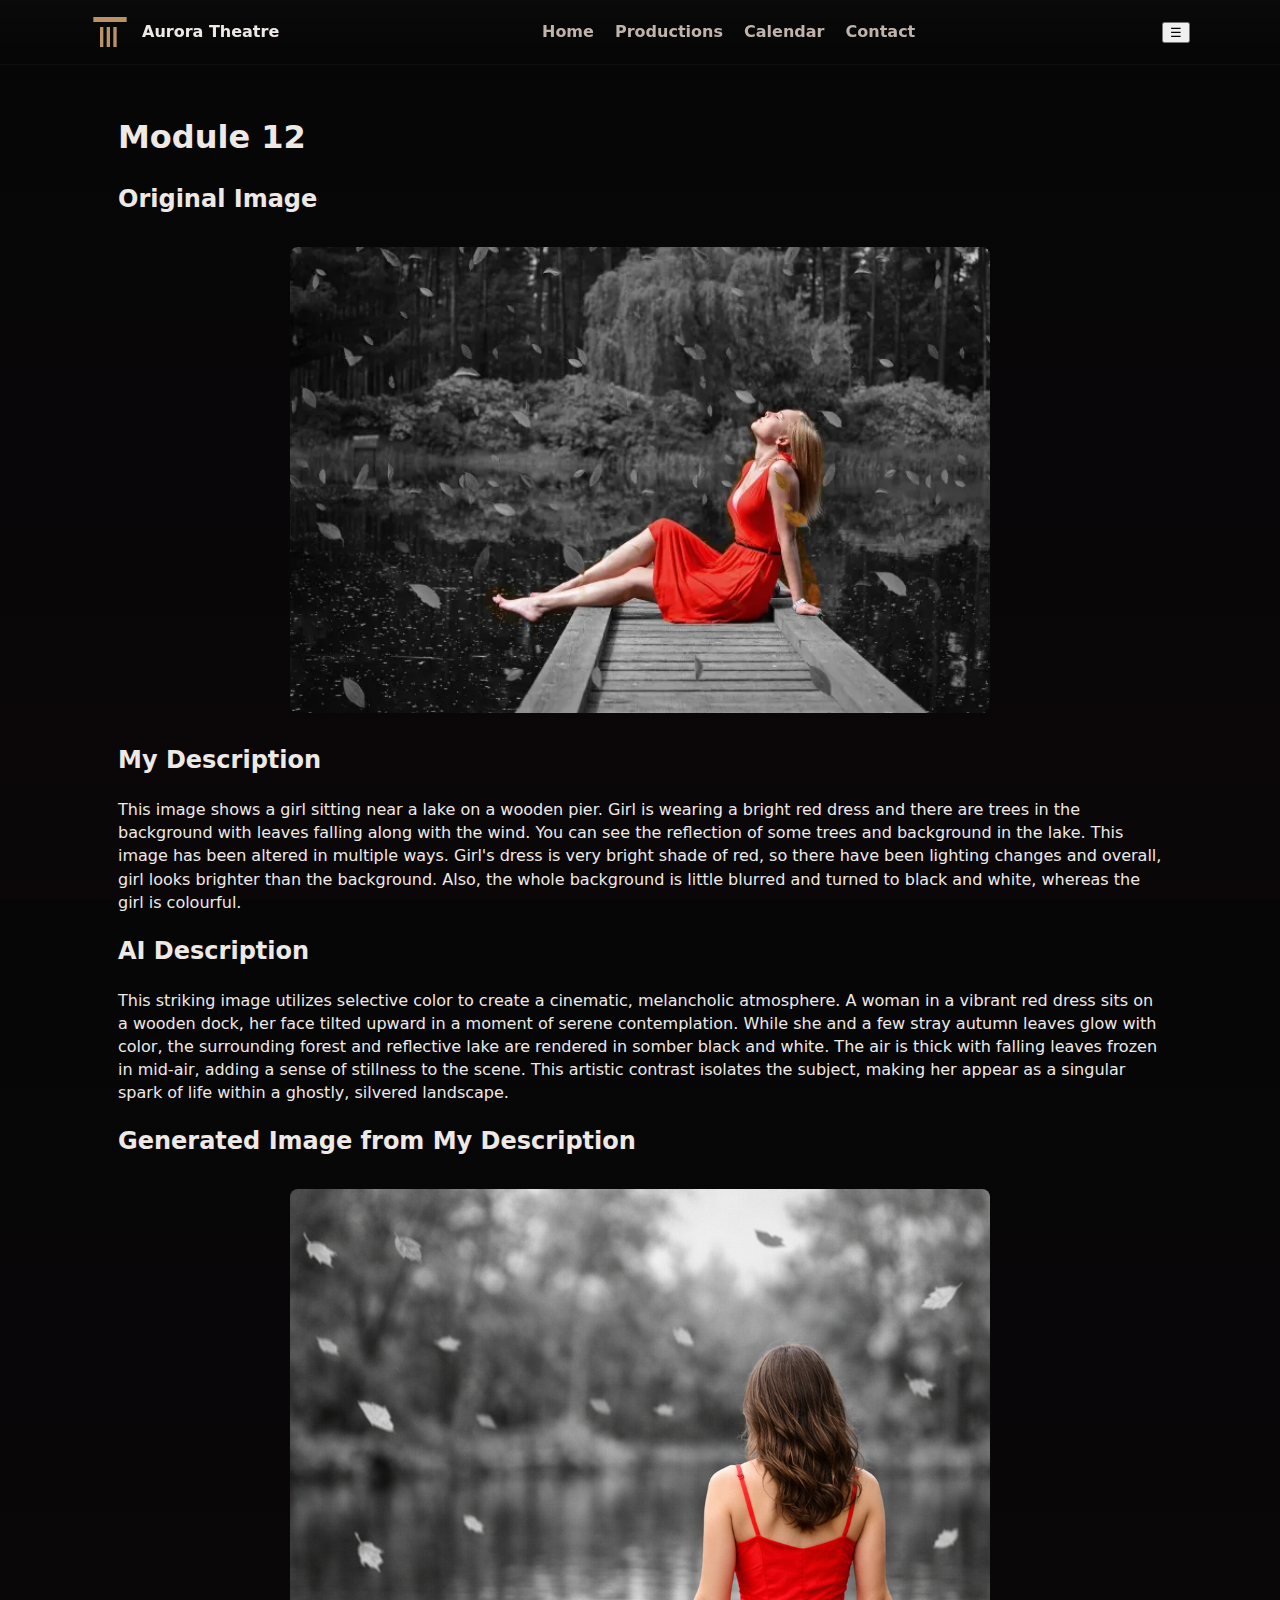
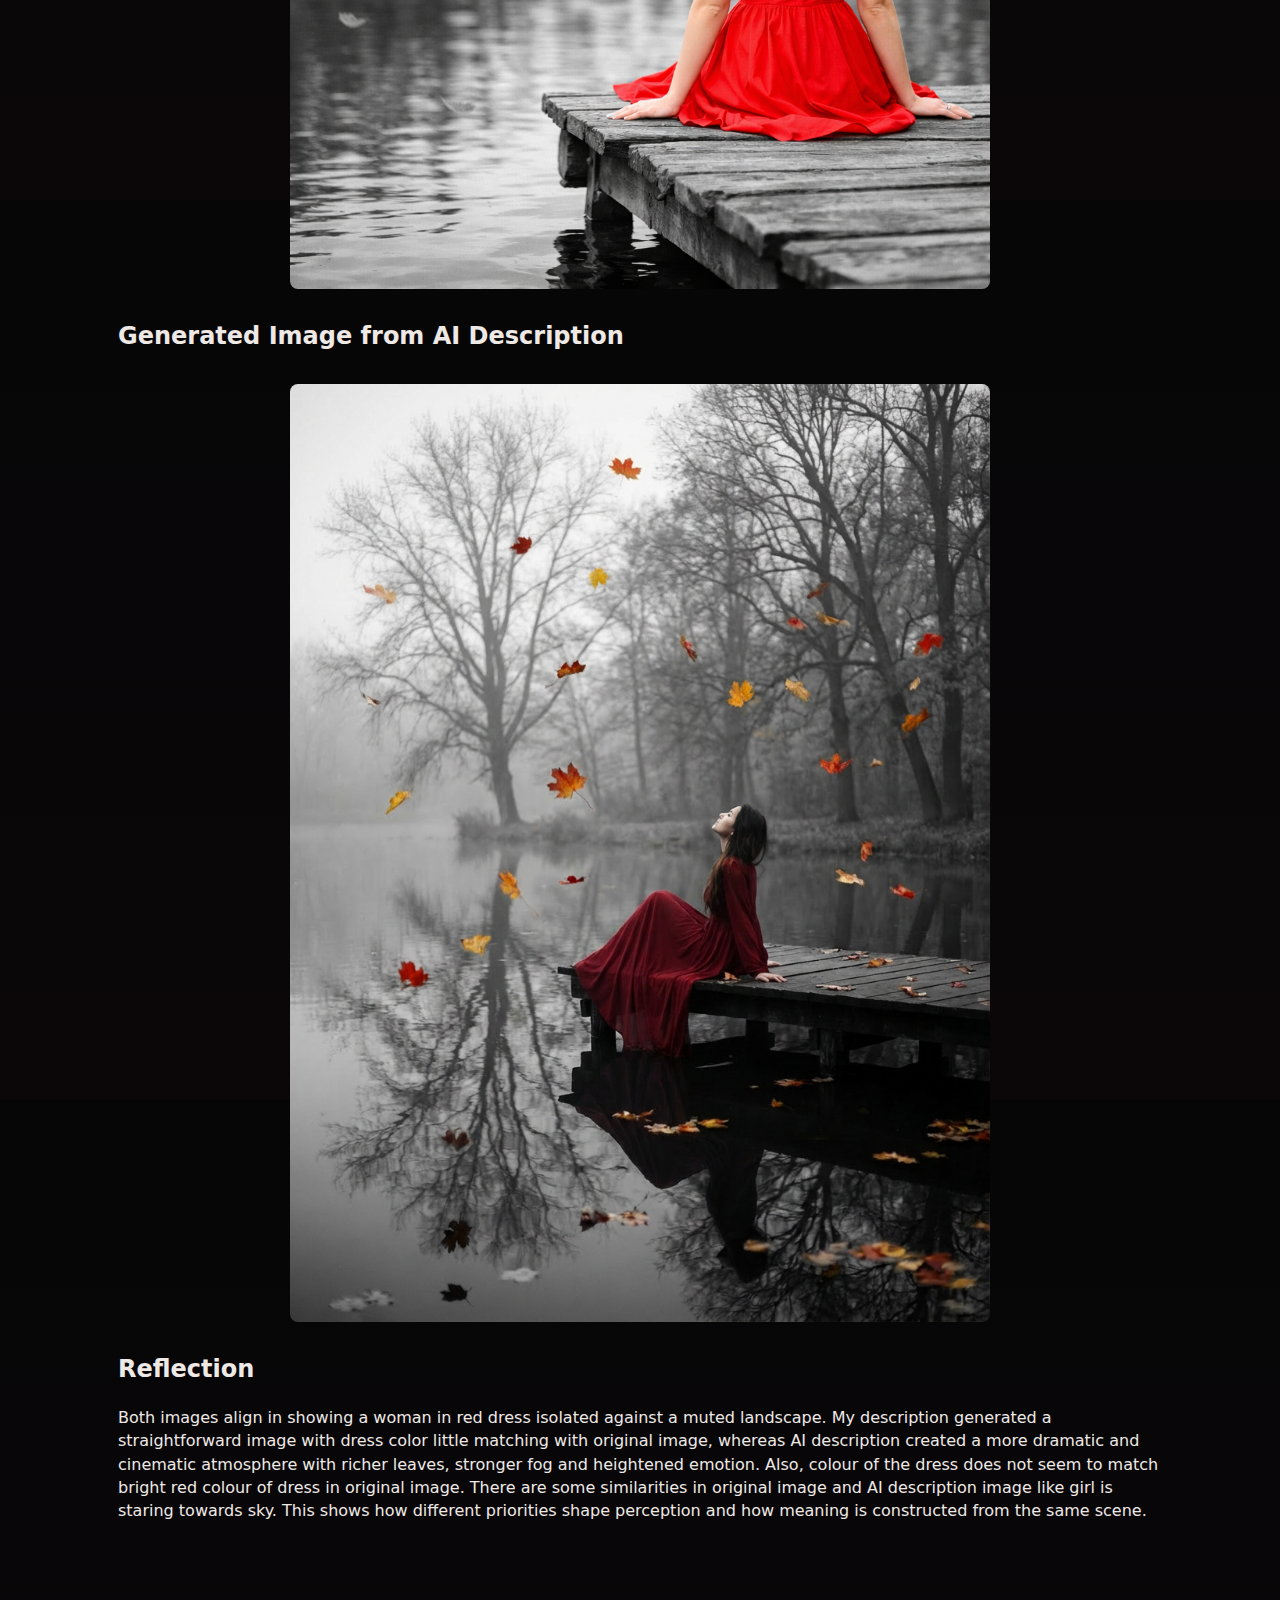
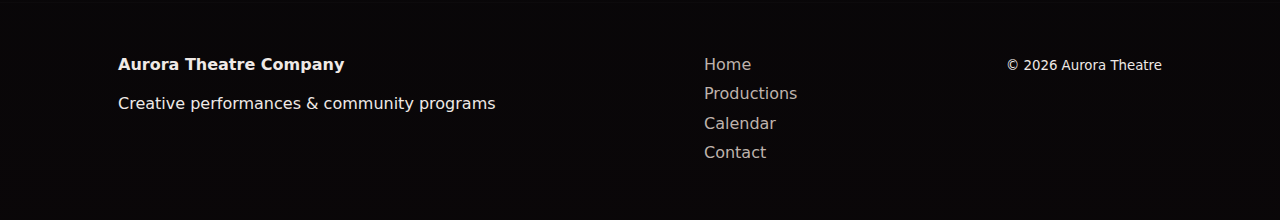
<file: module12.html>
<!doctype html>
<html lang="en">
<head>
  <meta charset="utf-8" />
  <meta name="viewport" content="width=device-width,initial-scale=1" />
  <title>Module 12 — Image Analysis and AI Reflection</title>
  <link rel="stylesheet" href="css/styles.css">
</head>

<body class="dark">
  <header class="site-header">
    <div class="container header-inner">
      <a href="index.html" class="logo">
        <svg width="40" height="40" viewBox="0 0 24 24" aria-hidden="true">
          <path fill="currentColor" d="M2 3h20v3H2zM6 9h2v12H6zM10 9h2v12h-2zM14 9h2v12h-2z"/>
        </svg>
        <span>Aurora Theatre</span>
      </a>

      <nav class="main-nav" aria-label="Main">
        <a href="index.html">Home</a>
        <a href="productions.html">Productions</a>
        <a href="calendar.html">Calendar</a>
        <a href="contact.html">Contact</a>
      </nav>

      <button id="nav-toggle-2" aria-label="Toggle navigation">☰</button>
    </div>
  </header>

  <main class="container">

    <section class="section-head">
      <h1>Module 12</h1>
    </section>

    <!-- Original Image Section -->
    <section>
      <h2>Original Image</h2>
      <img src="images/original.jpg" alt="Original Image" class="responsive-img">
    </section>

    <!-- Description Section -->
    <section>
      <h2>My Description</h2>
      <p>
        This image shows a girl sitting near a lake on a wooden pier. Girl is wearing a bright red dress and there are trees in the background with leaves falling along with the wind. You can see the reflection of some trees and background in the lake. 
        This image has been altered in multiple ways. Girl's dress is very bright shade of red, so there have been lighting changes and overall, girl looks brighter than the background. Also, the whole background is little blurred and turned to black and white, whereas the girl is colourful.

      </p>

      <h2>AI Description</h2>
      <p>
       This striking image utilizes selective color to create a cinematic, melancholic atmosphere. A woman in a vibrant red dress sits on a wooden dock, her face tilted upward in a moment of serene contemplation. While she and a few stray autumn leaves glow with color, the surrounding forest and reflective lake are rendered in somber black and white. The air is thick with falling leaves frozen in mid-air, adding a sense of stillness to the scene. This artistic contrast isolates the subject, making her appear as a singular spark of life within a ghostly, silvered landscape.
      </p>
    </section>

    <!-- Generated Images Section -->
    <section>
      <h2>Generated Image from My Description</h2>
      <img src="images/mydesc.jpg" alt="Generated from My Description" class="responsive-img">

      <h2>Generated Image from AI Description</h2>
      <img src="images/AiGen.jpg" alt="Generated from AI Description" class="responsive-img">
    </section>

    <!-- Reflection Section -->
    <section>
      <h2>Reflection</h2>
      <p>
        Both images align in showing a woman in red dress isolated against a muted landscape. My description generated a straightforward image with dress color little matching with original image, whereas AI description created a more dramatic
        and cinematic atmosphere with richer leaves, stronger fog and heightened emotion. Also, colour of the dress does not seem to match bright red colour of dress in original image. There are some similarities in original image and AI description image like girl is staring towards sky. This shows how different priorities shape perception and how meaning is constructed from the same scene. 

      </p>
    </section>

  </main>

  <footer class="site-footer">
    <div class="container footer-inner">
      <div class="col">
        <strong>Aurora Theatre Company</strong>
        <p>Creative performances & community programs</p>
      </div>

      <div class="col">
        <nav>
          <a href="index.html">Home</a>
          <a href="productions.html">Productions</a>
          <a href="calendar.html">Calendar</a>
          <a href="contact.html">Contact</a>
        </nav>
      </div>

      <div class="col">
        <small>© <span id="year-2"></span> Aurora Theatre</small>
      </div>
    </div>
  </footer>

  <script src="js/script.js"></script>
</body>
</html>
</file>
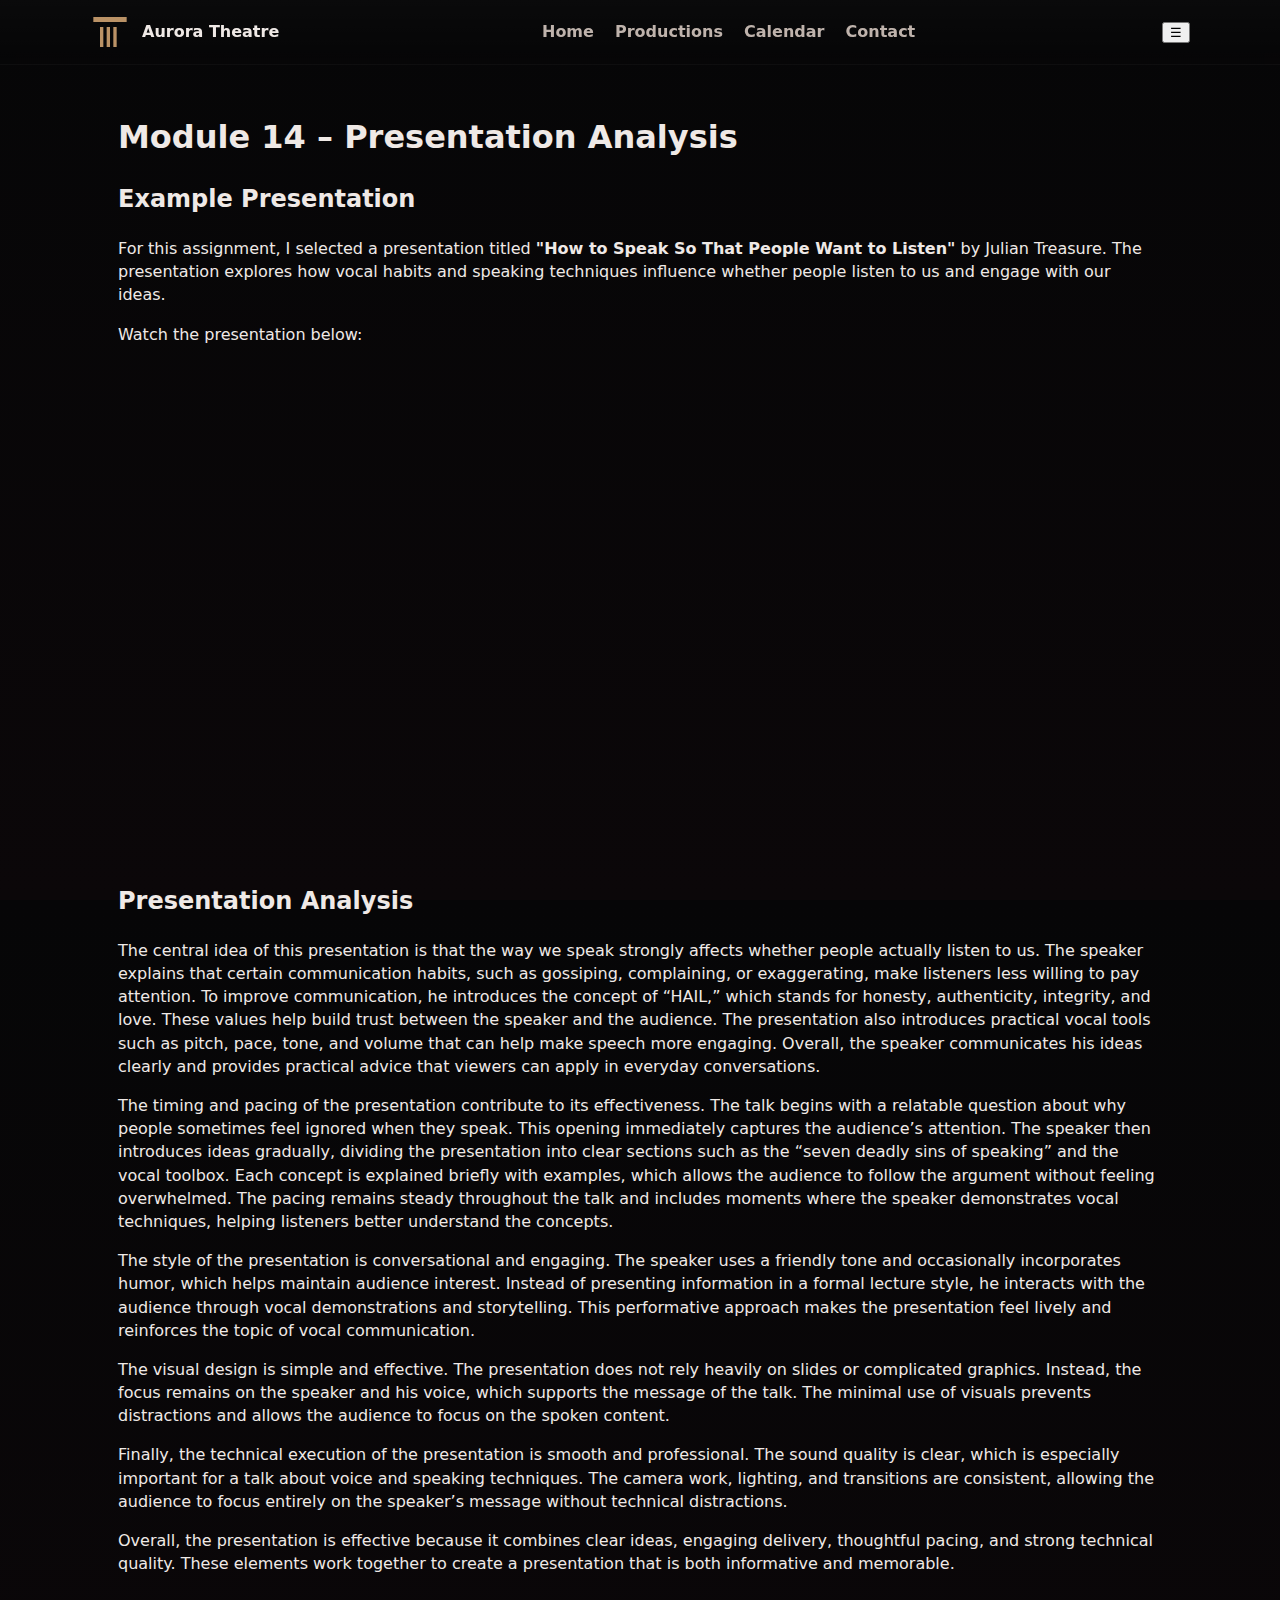
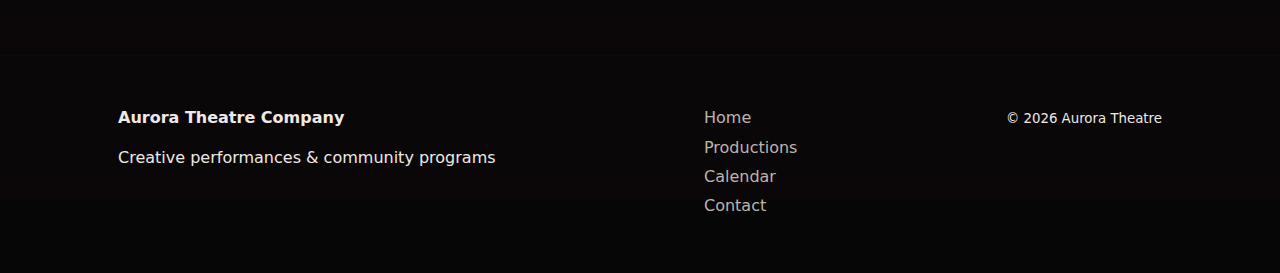
<file: module14.html>
<!doctype html>
<html lang="en">
<head>
  <meta charset="utf-8" />
  <meta name="viewport" content="width=device-width,initial-scale=1" />
  <title>Module 14 - Presentation Analysis</title>
  <link rel="stylesheet" href="css/styles.css">
</head>

<body class="dark">

<header class="site-header">
  <div class="container header-inner">

    <a href="index.html" class="logo">
      <svg width="40" height="40" viewBox="0 0 24 24">
        <path fill="currentColor" d="M2 3h20v3H2zM6 9h2v12H6zM10 9h2v12h-2zM14 9h2v12h-2z"/>
      </svg>
      <span>Aurora Theatre</span>
    </a>

    <nav class="main-nav">
      <a href="index.html">Home</a>
      <a href="productions.html">Productions</a>
      <a href="calendar.html">Calendar</a>
      <a href="contact.html">Contact</a>
    </nav>

    <button id="nav-toggle-2">☰</button>

  </div>
</header>


<main class="container">

<section class="section-head">
  <h1>Module 14 – Presentation Analysis</h1>
</section>

<section>

<h2>Example Presentation</h2>

<p>
For this assignment, I selected a presentation titled
<strong>"How to Speak So That People Want to Listen"</strong> by Julian Treasure.
The presentation explores how vocal habits and speaking techniques influence whether
people listen to us and engage with our ideas.
</p>

<p>
Watch the presentation below:
</p>

<br>

<iframe width="100%" height="450"
src="https://www.youtube.com/embed/eIho2S0ZahI"
title="How to Speak So That People Want to Listen"
frameborder="0"
allowfullscreen>
</iframe>

<br><br>

<h2>Presentation Analysis</h2>

<p>
The central idea of this presentation is that the way we speak strongly affects whether
people actually listen to us. The speaker explains that certain communication habits,
such as gossiping, complaining, or exaggerating, make listeners less willing to pay
attention. To improve communication, he introduces the concept of “HAIL,” which stands
for honesty, authenticity, integrity, and love. These values help build trust between
the speaker and the audience. The presentation also introduces practical vocal tools
such as pitch, pace, tone, and volume that can help make speech more engaging.
Overall, the speaker communicates his ideas clearly and provides practical advice
that viewers can apply in everyday conversations.
</p>

<p>
The timing and pacing of the presentation contribute to its effectiveness. The talk
begins with a relatable question about why people sometimes feel ignored when they
speak. This opening immediately captures the audience’s attention. The speaker then
introduces ideas gradually, dividing the presentation into clear sections such as
the “seven deadly sins of speaking” and the vocal toolbox. Each concept is explained
briefly with examples, which allows the audience to follow the argument without
feeling overwhelmed. The pacing remains steady throughout the talk and includes
moments where the speaker demonstrates vocal techniques, helping listeners better
understand the concepts.
</p>

<p>
The style of the presentation is conversational and engaging. The speaker uses a
friendly tone and occasionally incorporates humor, which helps maintain audience
interest. Instead of presenting information in a formal lecture style, he interacts
with the audience through vocal demonstrations and storytelling. This performative
approach makes the presentation feel lively and reinforces the topic of vocal
communication.
</p>

<p>
The visual design is simple and effective. The presentation does not rely heavily
on slides or complicated graphics. Instead, the focus remains on the speaker and
his voice, which supports the message of the talk. The minimal use of visuals
prevents distractions and allows the audience to focus on the spoken content.
</p>

<p>
Finally, the technical execution of the presentation is smooth and professional.
The sound quality is clear, which is especially important for a talk about voice
and speaking techniques. The camera work, lighting, and transitions are consistent,
allowing the audience to focus entirely on the speaker’s message without technical
distractions.
</p>

<p>
Overall, the presentation is effective because it combines clear ideas, engaging
delivery, thoughtful pacing, and strong technical quality. These elements work
together to create a presentation that is both informative and memorable.
</p>

</section>

</main>


<footer class="site-footer">

<div class="container footer-inner">

<div class="col">
<strong>Aurora Theatre Company</strong>
<p>Creative performances & community programs</p>
</div>

<div class="col">
<nav>
<a href="index.html">Home</a>
<a href="productions.html">Productions</a>
<a href="calendar.html">Calendar</a>
<a href="contact.html">Contact</a>
</nav>
</div>

<div class="col">
<small>© <span id="year-2"></span> Aurora Theatre</small>
</div>

</div>

</footer>

<script src="js/script.js"></script>

</body>
</html>
</file>
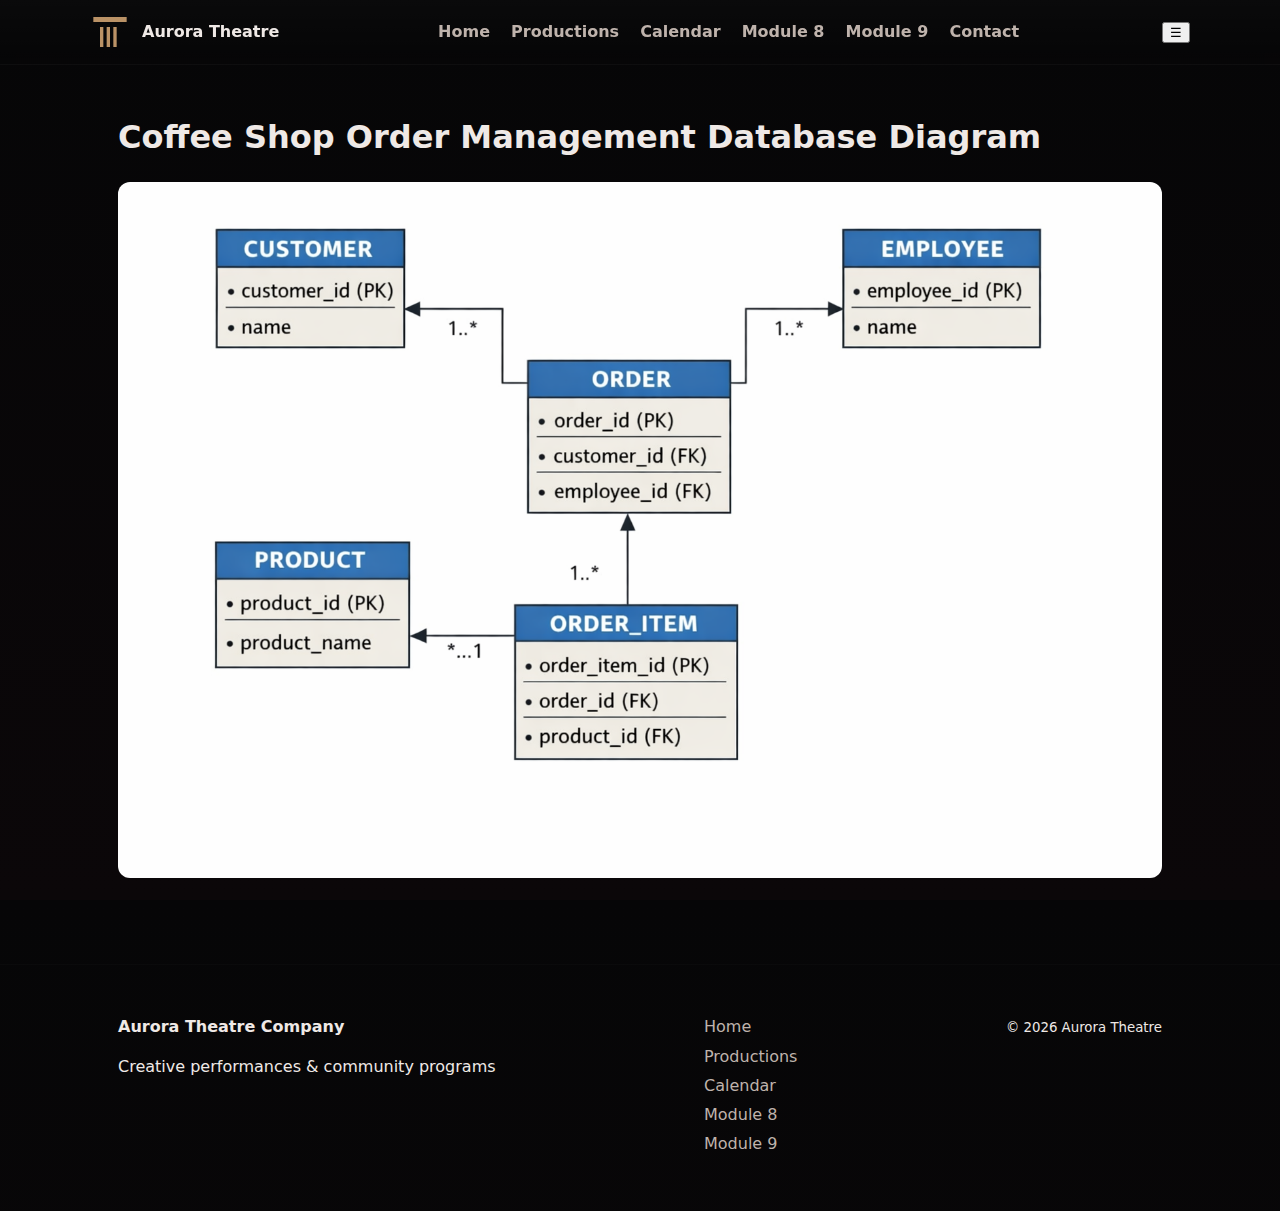
<file: module9.html>
<!doctype html>
<html lang="en">
<head>
  <meta charset="utf-8" />
  <meta name="viewport" content="width=device-width,initial-scale=1" />
  <title>Module 9 — Aurora Theatre</title>
  <link rel="stylesheet" href="css/styles.css">
</head>

<body class="dark">
  <header class="site-header">
    <div class="container header-inner">
      <a href="index.html" class="logo">
        <svg width="40" height="40" viewBox="0 0 24 24" aria-hidden="true">
          <path fill="currentColor" d="M2 3h20v3H2zM6 9h2v12H6zM10 9h2v12h-2zM14 9h2v12h-2z"/>
        </svg>
        <span>Aurora Theatre</span>
      </a>

      <nav class="main-nav" aria-label="Main">
        <a href="index.html">Home</a>
        <a href="productions.html">Productions</a>
        <a href="calendar.html">Calendar</a>
        <a href="module8.html">Module 8</a>
        <a href="module9.html" aria-current="page">Module 9</a>
        <a href="contact.html">Contact</a>
      </nav>

      <button id="nav-toggle-2" aria-label="Toggle navigation">☰</button>
    </div>
  </header>

  <main class="container">
    <section class="section-head">
      <h1>Coffee Shop Order Management Database Diagram</h1>
    </section>

    <section>
      <p>
        <img
          src="images/dbimage.png"
          alt="Order management database diagram"
          style="max-width: 100%; height: auto; border-radius: 12px;"
        />
      </p>
    </section>
  </main>

  <footer class="site-footer">
    <div class="container footer-inner">
      <div class="col">
        <strong>Aurora Theatre Company</strong>
        <p>Creative performances & community programs</p>
      </div>

      <div class="col">
        <nav>
          <a href="index.html">Home</a>
          <a href="productions.html">Productions</a>
          <a href="calendar.html">Calendar</a>
          <a href="module8.html">Module 8</a>
          <a href="module9.html">Module 9</a>
        </nav>
      </div>

      <div class="col">
        <small>© <span id="year-2"></span> Aurora Theatre</small>
      </div>
    </div>
  </footer>

  <script src="js/script.js"></script>
</body>
</html>
</file>
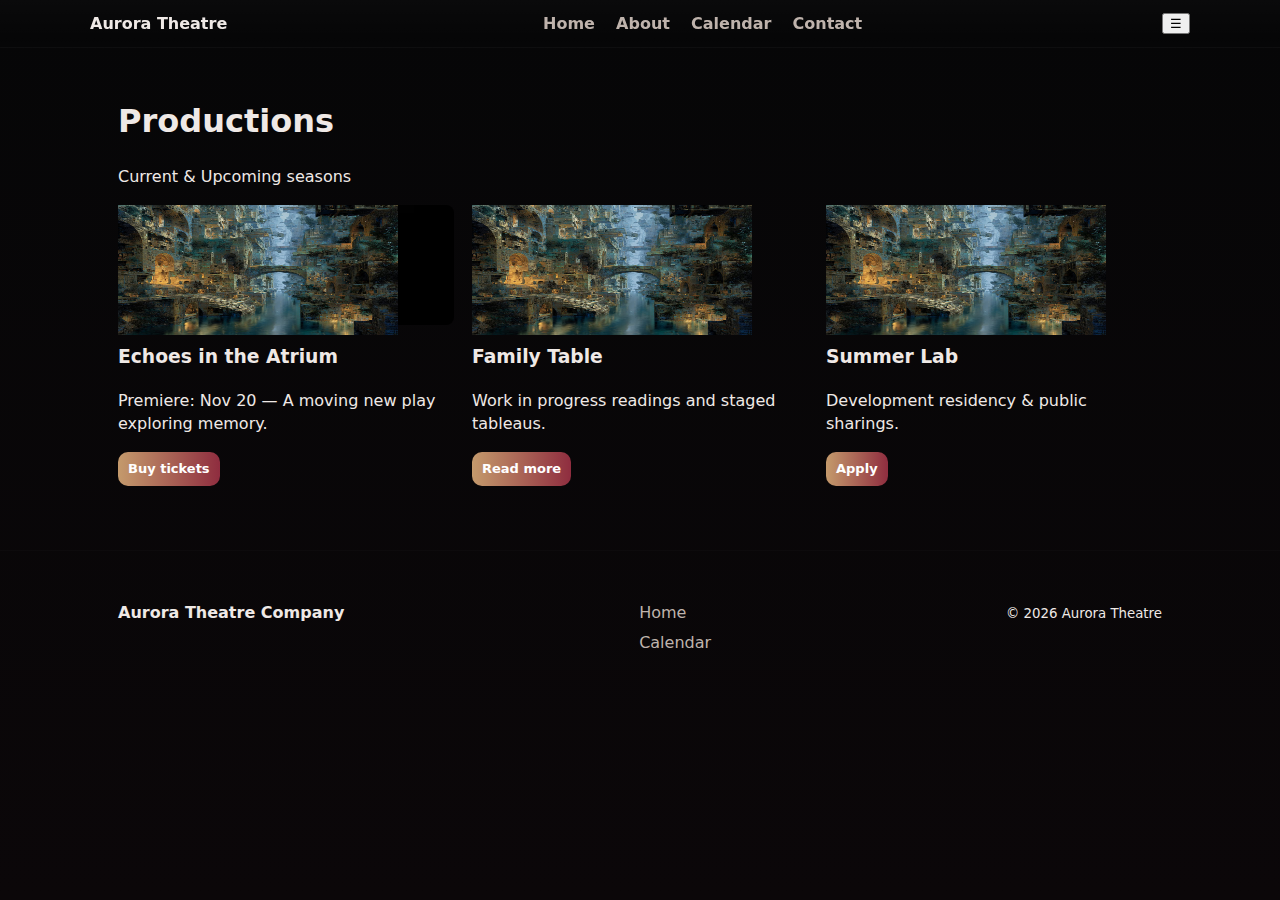
<file: productions.html>
<!doctype html>
<html lang="en">
<head>
  <meta charset="utf-8" />
  <meta name="viewport" content="width=device-width,initial-scale=1" />
  <title>Productions — Aurora Theatre</title>
  <link rel="stylesheet" href="css/styles.css">
</head>
<body class="dark">
  <header class="site-header">
    <div class="container header-inner">
      <a href="index.html" class="logo">Aurora Theatre</a>
      <nav class="main-nav" aria-label="Main">
        <a href="index.html">Home</a>
        <a href="about.html">About</a>
        <a href="calendar.html">Calendar</a>
        <a href="contact.html">Contact</a>
      </nav>
      <button id="nav-toggle-3" aria-label="Toggle navigation">☰</button>
    </div>
  </header>

  <main class="container">
    <section class="section-head">
      <h1>Productions</h1>
      <p>Current & Upcoming seasons</p>
    </section>

    <div class="production-grid">
      <article class="prod-card">
        <div class="poster-small-1">
            <img class="poster-small" src="/images/5DA811EC-7933-4EFB-8995-CD8FEBA21A54.JPG" alt="Poster">
        </div>
        <h3>Echoes in the Atrium</h3>
        <p>Premiere: Nov 20 — A moving new play exploring memory.</p>
        <a class="btn small" href="#">Buy tickets</a>
      </article>

      <article class="prod-card">
        <div class="poster-small-2">
                <img class="poster-small-img" src="/images/5DA811EC-7933-4EFB-8995-CD8FEBA21A54.JPG" alt="Poster">  
        </div>
        <h3>Family Table</h3>
        <p>Work in progress readings and staged tableaus.</p>
        <a class="btn small" href="#">Read more</a>
      </article>

      <article class="prod-card">
        <div class="poster-small-3">
            <img class="poster-small-imgs" src="/images/5DA811EC-7933-4EFB-8995-CD8FEBA21A54.JPG" alt="Poster">  
        </div>
        <h3>Summer Lab</h3>
        <p>Development residency & public sharings.</p>
        <a class="btn small" href="#">Apply</a>
      </article>
    </div>
  </main>

  <footer class="site-footer">
    <div class="container footer-inner">
      <div class="col">
        <strong>Aurora Theatre Company</strong>
      </div>
      <div class="col">
        <nav>
          <a href="index.html">Home</a>
          <a href="calendar.html">Calendar</a>
        </nav>
      </div>
      <div class="col">
        <small>© <span id="year-3"></span> Aurora Theatre</small>
      </div>
    </div>
  </footer>

  <script src="js/script.js"></script>
</body>
</html>
</file>
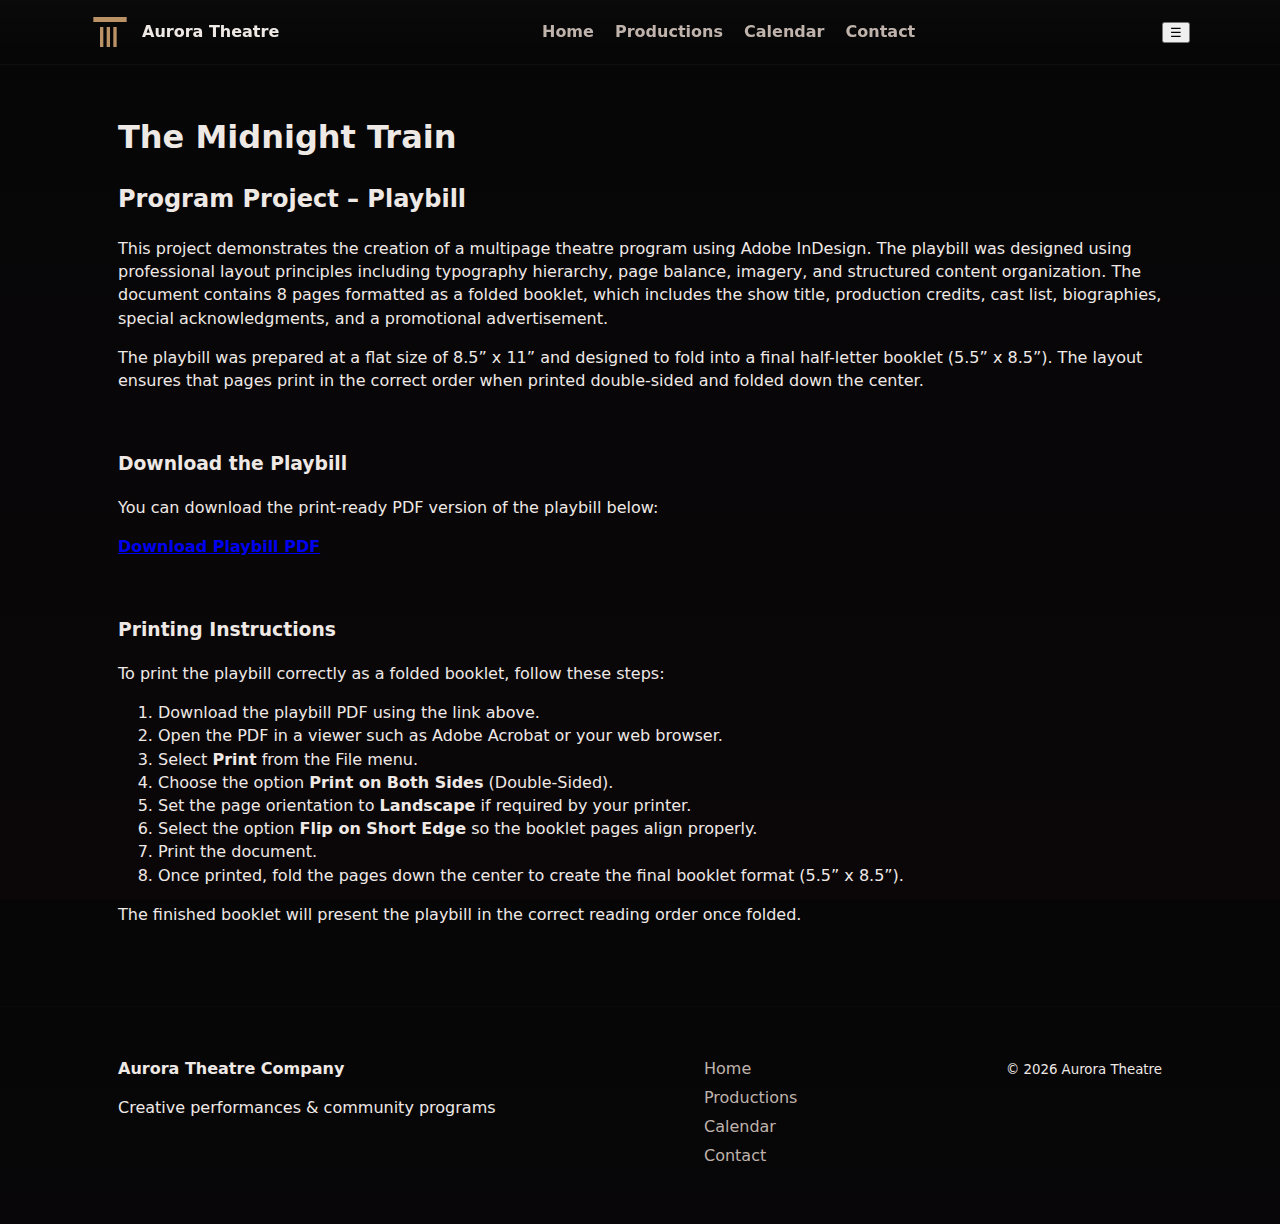
<file: programP.html>
<!doctype html>
<html lang="en">
<head>
  <meta charset="utf-8" />
  <meta name="viewport" content="width=device-width,initial-scale=1" />
  <title>Playbill Program Project</title>
  <link rel="stylesheet" href="css/styles.css">
</head>

<body class="dark">

<header class="site-header">
  <div class="container header-inner">

    <a href="index.html" class="logo">
      <svg width="40" height="40" viewBox="0 0 24 24">
        <path fill="currentColor" d="M2 3h20v3H2zM6 9h2v12H6zM10 9h2v12h-2zM14 9h2v12h-2z"/>
      </svg>
      <span>Aurora Theatre</span>
    </a>

    <nav class="main-nav">
      <a href="index.html">Home</a>
      <a href="productions.html">Productions</a>
      <a href="calendar.html">Calendar</a>
      <a href="contact.html">Contact</a>
    </nav>

    <button id="nav-toggle-2">☰</button>

  </div>
</header>


<main class="container">

<section class="section-head">
  <h1>The Midnight Train</h1>
</section>

<section>

<h2>Program Project – Playbill</h2>

<p>
This project demonstrates the creation of a multipage theatre program using Adobe InDesign.
The playbill was designed using professional layout principles including typography hierarchy,
page balance, imagery, and structured content organization. The document contains 8 pages
formatted as a folded booklet, which includes the show title, production credits, cast list,
biographies, special acknowledgments, and a promotional advertisement.
</p>

<p>
The playbill was prepared at a flat size of 8.5” x 11” and designed to fold into a final
half-letter booklet (5.5” x 8.5”). The layout ensures that pages print in the correct order
when printed double-sided and folded down the center.
</p>

<br>

<h3>Download the Playbill</h3>

<p>
You can download the print-ready PDF version of the playbill below:
</p>

<p>
<a href="pdf/midnight-train-playbill.pdf" download>
<strong>Download Playbill PDF</strong>
</a>
</p>

<br>

<h3>Printing Instructions</h3>

<p>
To print the playbill correctly as a folded booklet, follow these steps:
</p>

<ol>

<li>
Download the playbill PDF using the link above.
</li>

<li>
Open the PDF in a viewer such as Adobe Acrobat or your web browser.
</li>

<li>
Select <strong>Print</strong> from the File menu.
</li>

<li>
Choose the option <strong>Print on Both Sides</strong> (Double-Sided).
</li>

<li>
Set the page orientation to <strong>Landscape</strong> if required by your printer.
</li>

<li>
Select the option <strong>Flip on Short Edge</strong> so the booklet pages align properly.
</li>

<li>
Print the document.
</li>

<li>
Once printed, fold the pages down the center to create the final booklet format
(5.5” x 8.5”).
</li>

</ol>

<p>
The finished booklet will present the playbill in the correct reading order once folded.
</p>

</section>

</main>


<footer class="site-footer">

<div class="container footer-inner">

<div class="col">
<strong>Aurora Theatre Company</strong>
<p>Creative performances & community programs</p>
</div>

<div class="col">
<nav>
<a href="index.html">Home</a>
<a href="productions.html">Productions</a>
<a href="calendar.html">Calendar</a>
<a href="contact.html">Contact</a>
</nav>
</div>

<div class="col">
<small>© <span id="year-2"></span> Aurora Theatre</small>
</div>

</div>

</footer>

<script src="js/script.js"></script>

</body>
</html>
</file>
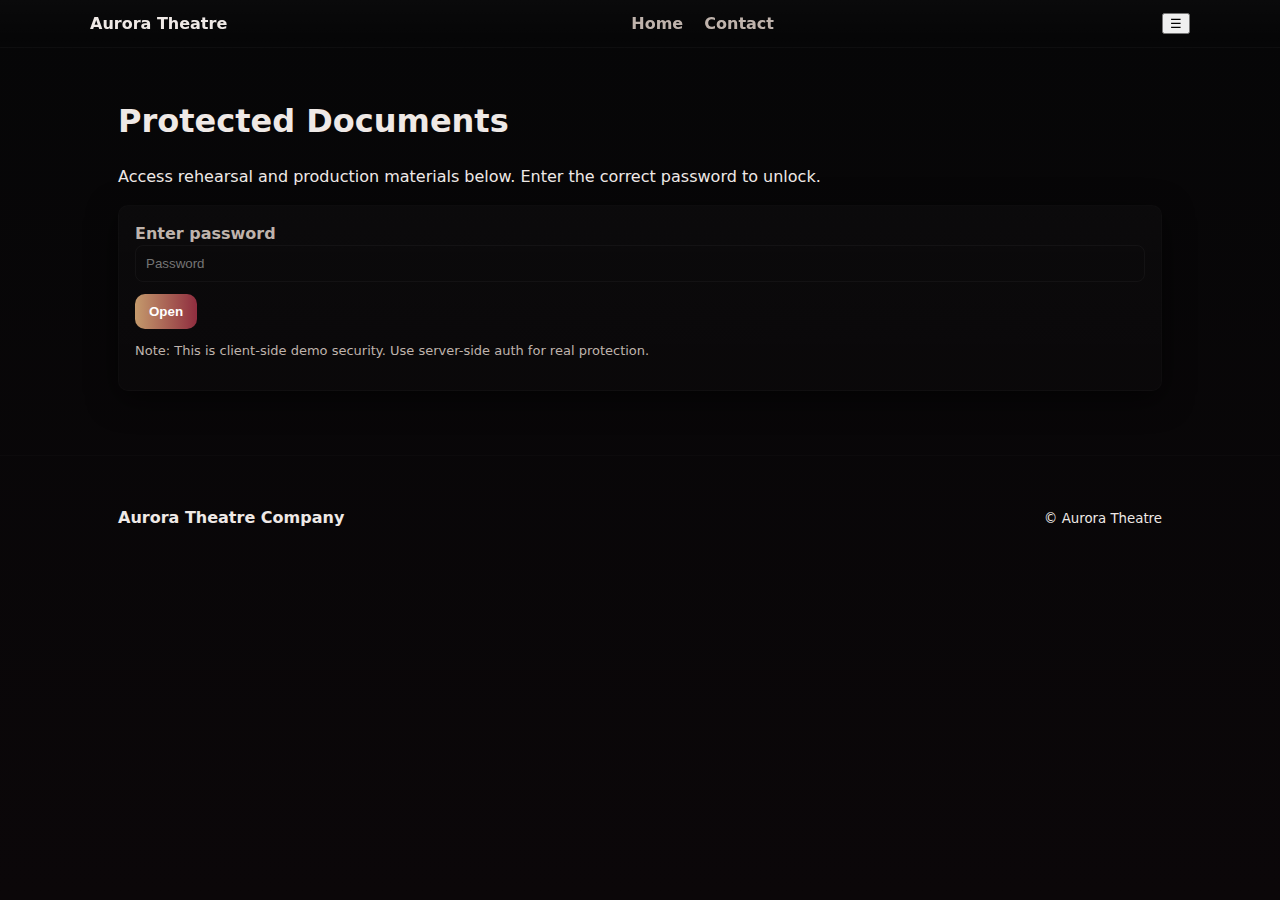
<file: secure.html>
<!doctype html>
<html lang="en">
<head>
  <meta charset="utf-8" />
  <meta name="viewport" content="width=device-width,initial-scale=1" />
  <title>Secure Materials — Aurora Theatre</title>
  <link rel="stylesheet" href="css/styles.css">
</head>
<body class="dark">
  <header class="site-header">
    <div class="container header-inner">
      <a href="index.html" class="logo">Aurora Theatre</a>
      <nav class="main-nav" aria-label="Main">
        <a href="index.html">Home</a>
        <a href="contact.html">Contact</a>
      </nav>
      <button id="nav-toggle-6" aria-label="Toggle navigation">☰</button>
    </div>
  </header>

  <main class="container">
    <section class="section-head">
      <h1>Protected Documents</h1>
      <p>Access rehearsal and production materials below. Enter the correct password to unlock.</p>
    </section>

    <div class="card form-card">
      <label for="secure-password">
        Enter password
        <input id="secure-password" type="password" placeholder="Password">
      </label>
      <button id="secure-check" class="btn primary">Open</button>

      <div id="secure-area" hidden>
        <h2>Production Files</h2>
        <ul>
          <li><a href="downloads/cast_packet_nov.pdf" target="_blank">Cast Packet — Nov</a></li>
          <li><a href="downloads/tech_plan_nov.pdf" target="_blank">Tech Plan — Nov</a></li>
        </ul>

        <h3>Archive</h3>
        <ul>
          <li><a href="downloads/archive_oct.pdf" target="_blank">October Archive</a></li>
        </ul>

        <button id="logout-btn" class="btn small">Logout</button>
      </div>

      <p class="muted">Note: This is client-side demo security. Use server-side auth for real protection.</p>
    </div>
  </main>

  <footer class="site-footer">
    <div class="container footer-inner">
      <div class="col">
        <strong>Aurora Theatre Company</strong>
      </div>
      <div class="col">
        <small>© <span id="year-6"></span> Aurora Theatre</small>
      </div>
    </div>
  </footer>

  <script src="js/secure.js"></script>
</body>
</html>
</file>
<file: css/styles.css>
:root{
  --bg:#0b0b0c;
  --panel:#0f0d0e;
  --muted:#bfb3ac;
  --accent:#c49a6c;
  --accent-2:#8f2d3f;
  --glass: rgba(255,255,255,0.03);
  --radius:14px;
  --maxw:1100px;
  --gap:18px;
  --text: #efe9e6;
  --shadow: 0 8px 30px rgba(0,0,0,0.6);
}

*{box-sizing:border-box}
html,body{height:100%}
body{
  margin:0;
  font-family: "Inter", system-ui, -apple-system, "Segoe UI", Roboto, "Helvetica Neue", Arial;
  background: linear-gradient(180deg,#060607 0%, #0b0709 100%);
  color:var(--text);
  -webkit-font-smoothing:antialiased;
  -moz-osx-font-smoothing:grayscale;
  line-height:1.45;
}

.container{max-width:var(--maxw);margin:0 auto;padding:28px;}

.site-header{
  position:sticky;top:0;z-index:40;background:linear-gradient(180deg, rgba(255,255,255,0.02), transparent);
  backdrop-filter: blur(6px);
  border-bottom:1px solid rgba(255,255,255,0.02);
}
.header-inner{display:flex;align-items:center;gap:16px;justify-content:space-between;padding:12px 0;}
.logo{display:flex;align-items:center;gap:12px;color:var(--text);text-decoration:none;font-weight:600}
.logo svg{color:var(--accent);opacity:0.95}
.main-nav a{color:var(--muted);text-decoration:none;margin-left:16px;font-weight:600}
.main-nav a:hover{color:var(--text)}
#nav-toggle{display:none;background:none;border:0;color:var(--muted);font-size:20px}


.hero{ height: 70vh; padding:48px 0;background:linear-gradient(180deg, rgba(75,12,43,0.45), rgba(11,7,9,0.7));border-bottom:1px solid rgba(255,255,255,0.02)}
.hero-inner{display:flex;gap:24px;align-items:center;justify-content:space-between}
.hero-text{flex:1;max-width:620px}
.hero h1{font-family:"Playfair Display", serif;font-size:44px;margin:0 0 12px;color:var(--text)}
.tagline{color:var(--muted);margin-bottom:18px}
.hero-cta .btn{margin-right:10px}

.hero-art{width:360px;display:flex;align-items:center;justify-content:center}
.hero-graphic{width:100%;height:auto;border-radius:12px;box-shadow:var(--shadow)}


.card{background:linear-gradient(180deg, rgba(255,255,255,0.02), rgba(255,255,255,0.01));padding:18px;border-radius:12px;border:1px solid rgba(255,255,255,0.02);box-shadow:var(--shadow)}
.featured{display:flex;gap:18px;align-items:center}
.poster-placeholder{width:240px;height:160px;border-radius:10px;background:url(../images/5DA811EC-7933-4EFB-8995-CD8FEBA21A54.JPG);display:flex;align-items:center;justify-content:center;color:var(--muted);font-weight:700}


.announcements-grid{display:grid;grid-template-columns:1fr 320px;gap:18px}
.announcements-list .notice{padding:12px;margin-bottom:12px;border-radius:8px;background:var(--glass);border:1px solid rgba(255,255,255,0.02)}
.callboard{padding:12px}
.callboard h3{margin-top:0}
.callboard ul{list-style:none;padding:0;margin:0}
.callboard li{padding:8px 6px;border-bottom:1px dashed rgba(255,255,255,0.02);color:var(--muted)}


.small-grid{display:grid;grid-template-columns:repeat(3,1fr);gap:18px;margin-top:18px}
.card .btn.small{display:inline-block;margin-top:10px}


.production-grid{display:grid;grid-template-columns:repeat(auto-fit,minmax(220px,1fr));gap:18px}
.prod-card .poster-small{height: 130px; width: 280px;display:flex;}
.prod-card .poster-small-img{height: 130px; width: 280px;display:flex;}
.prod-card .poster-small-imgs{height: 130px; width: 280px;display:flex;}
.prod-card .poster-small-1{height:120px;background:#1b1012; background: url(../images/echoes-image.JPG); border-radius:8px;margin-bottom:10px;display:flex;align-items:left;justify-content:left;color:var(--muted)}
.prod-card .poster-small-2{height:120px;border-radius:8px;margin-bottom:10px;display:flex;align-items:left;justify-content:left;color:var(--muted)}
.prod-card .poster-small-3{height:120px;;border-radius:8px;margin-bottom:10px;display:flex;align-items:left;justify-content:left;color:var(--muted)}


.form-card{padding:16px;border-radius:10px}
label{display:block;margin-bottom:12px;color:var(--muted);font-weight:600}
input[type=text], input[type=email], input[type=url], input[type=password], textarea, select{
  width:100%;padding:10px;border-radius:8px;border:1px solid rgba(255,255,255,0.04);background:transparent;color:var(--text);
}
.btn{display:inline-block;padding:10px 14px;border-radius:10px;border:0;text-decoration:none;cursor:pointer;font-weight:700}
.btn.primary{background:linear-gradient(90deg,var(--accent),var(--accent-2));color:#fff}
.btn.ghost{background:transparent;border:1px solid rgba(255,255,255,0.04);color:var(--text)}
.btn.small{padding:8px 10px;font-size:13px}
.btn.small{background:linear-gradient(90deg,var(--accent),var(--accent-2));color:#fff}


.calendar-controls{display:flex;gap:14px;align-items:center;margin:18px 0}
.calendar-grid{display:grid;grid-template-columns:repeat(7,1fr);gap:8px;background:transparent}
.calendar-grid .cell{min-height:100px;padding:8px;border-radius:8px;background:linear-gradient(180deg, rgba(255,255,255,0.01), transparent);border:1px solid rgba(255,255,255,0.02)}
.calendar-grid .cell .date{font-weight:700;color:var(--muted)}
.event-pill{display:block;margin-top:8px;padding:6px;border-radius:8px;font-size:13px;color:#111;background:#c49a6c}


.contact-sheet{width:100%;border-collapse:collapse}
.contact-sheet th, .contact-sheet td{padding:8px;border-bottom:1px dashed rgba(255,255,255,0.03);color:var(--muted)}
.contact-sheet th{color:var(--text);text-align:left}


.site-footer{border-top:1px solid rgba(255,255,255,0.02);padding:22px 0;margin-top:36px}
.footer-inner{display:flex;gap:12px;align-items:flex-start;justify-content:space-between}
.footer-inner .col nav a{display:block;color:var(--muted);text-decoration:none;margin-bottom:6px}


.muted{color:var(--muted);font-size:13px}
.two-col{display:grid;grid-template-columns:2fr 1fr;gap:18px}
.people-list{list-style:none;padding:0}
.poster-placeholder, .poster-small{background-size:cover;background-position:center}

.sharing-section {
  margin-top: 40px;
  padding: 32px 24px;
  background: linear-gradient(180deg, rgba(255,255,255,0.03), rgba(255,255,255,0.01));
  border: 1px solid rgba(255,255,255,0.04);
  border-radius: var(--radius);
  box-shadow: var(--shadow);
}

.section-title {
  font-family: "Playfair Display", serif;
  font-size: 32px;
  color: var(--text);
  margin-bottom: 8px;
}

.section-desc {
  color: var(--muted);
  font-size: 1.05rem;
  margin-bottom: 20px;
}

.sharing-frame {
  background: var(--panel);
  border-radius: var(--radius);
  overflow: hidden;
  box-shadow: inset 0 0 30px rgba(0,0,0,0.3);
  margin-bottom: 20px;
}

.share-actions {
  text-align: center;
  padding-top: 8px;
}

.share-actions p {
  color: var(--muted);
  margin-bottom: 12px;
  font-size: 0.95rem;
}

.share-actions .btn.primary {
  background: linear-gradient(90deg, var(--accent), var(--accent-2));
  color: #fff;
  font-weight: 700;
  transition: transform 0.2s ease, box-shadow 0.2s ease;
}

.share-actions .btn.primary:hover {
  transform: translateY(-3px);
  box-shadow: 0 6px 20px rgba(196, 154, 108, 0.3);
}

.contact-layout {
  display: grid;
  grid-template-columns: 2fr 1fr;
  gap: 32px;
  align-items: flex-start;
  margin-top: 28px;
}

.contact-left h2 {
  margin-top: 28px;
  font-size: 1.6rem;
  color: var(--text);
  font-family: "Playfair Display", serif;
}

.contact-page .form-card {
  margin-bottom: 28px;
  background: var(--glass);
  box-shadow: var(--shadow);
}

.sharing-section {
  margin-top: 40px;
  padding: 24px;
  background: linear-gradient(180deg, rgba(255,255,255,0.03), rgba(255,255,255,0.01));
  border: 1px solid rgba(255,255,255,0.04);
  border-radius: var(--radius);
  box-shadow: var(--shadow);
}
.section-title {
  font-family: "Playfair Display", serif;
  font-size: 1.8rem;
  color: var(--text);
  margin-bottom: 10px;
}
.section-desc {
  color: var(--muted);
  margin-bottom: 18px;
  font-size: 1rem;
}

.contact-right {
  background: var(--glass);
  padding: 20px;
  border-radius: var(--radius);
  box-shadow: var(--shadow);
}
.contact-right h3 {
  margin-top: 0;
  color: var(--accent);
  font-family: "Playfair Display", serif;
}
/* Downloads List */
.downloads-list {
  list-style: none;
  padding-left: 0;
  margin-top: 1rem;
}

.downloads-list li {
  margin-bottom: 0.75rem;
}

.downloads-list a {
  display: inline-block;
  background: var(--primary, #3f51b5);
  color: #fff;
  padding: 0.6rem 1rem;
  border-radius: 6px;
  text-decoration: none;
  transition: background 0.2s ease;
}
.downloads-list a:hover {
  background: #2c3e99;
}

@media (max-width:900px){
  .hero-inner{flex-direction:column}
  .announcements-grid{grid-template-columns:1fr}
  .small-grid{grid-template-columns:1fr}
  .two-col{grid-template-columns:1fr}
  #nav-toggle{display:inline-block}
  .main-nav{display:none}
}

.responsive-img {
  width: 70%;
  max-width: 700px;
  height: auto;
  display: block;
  margin: 30px auto;
  border-radius: 8px;
}
</file>
